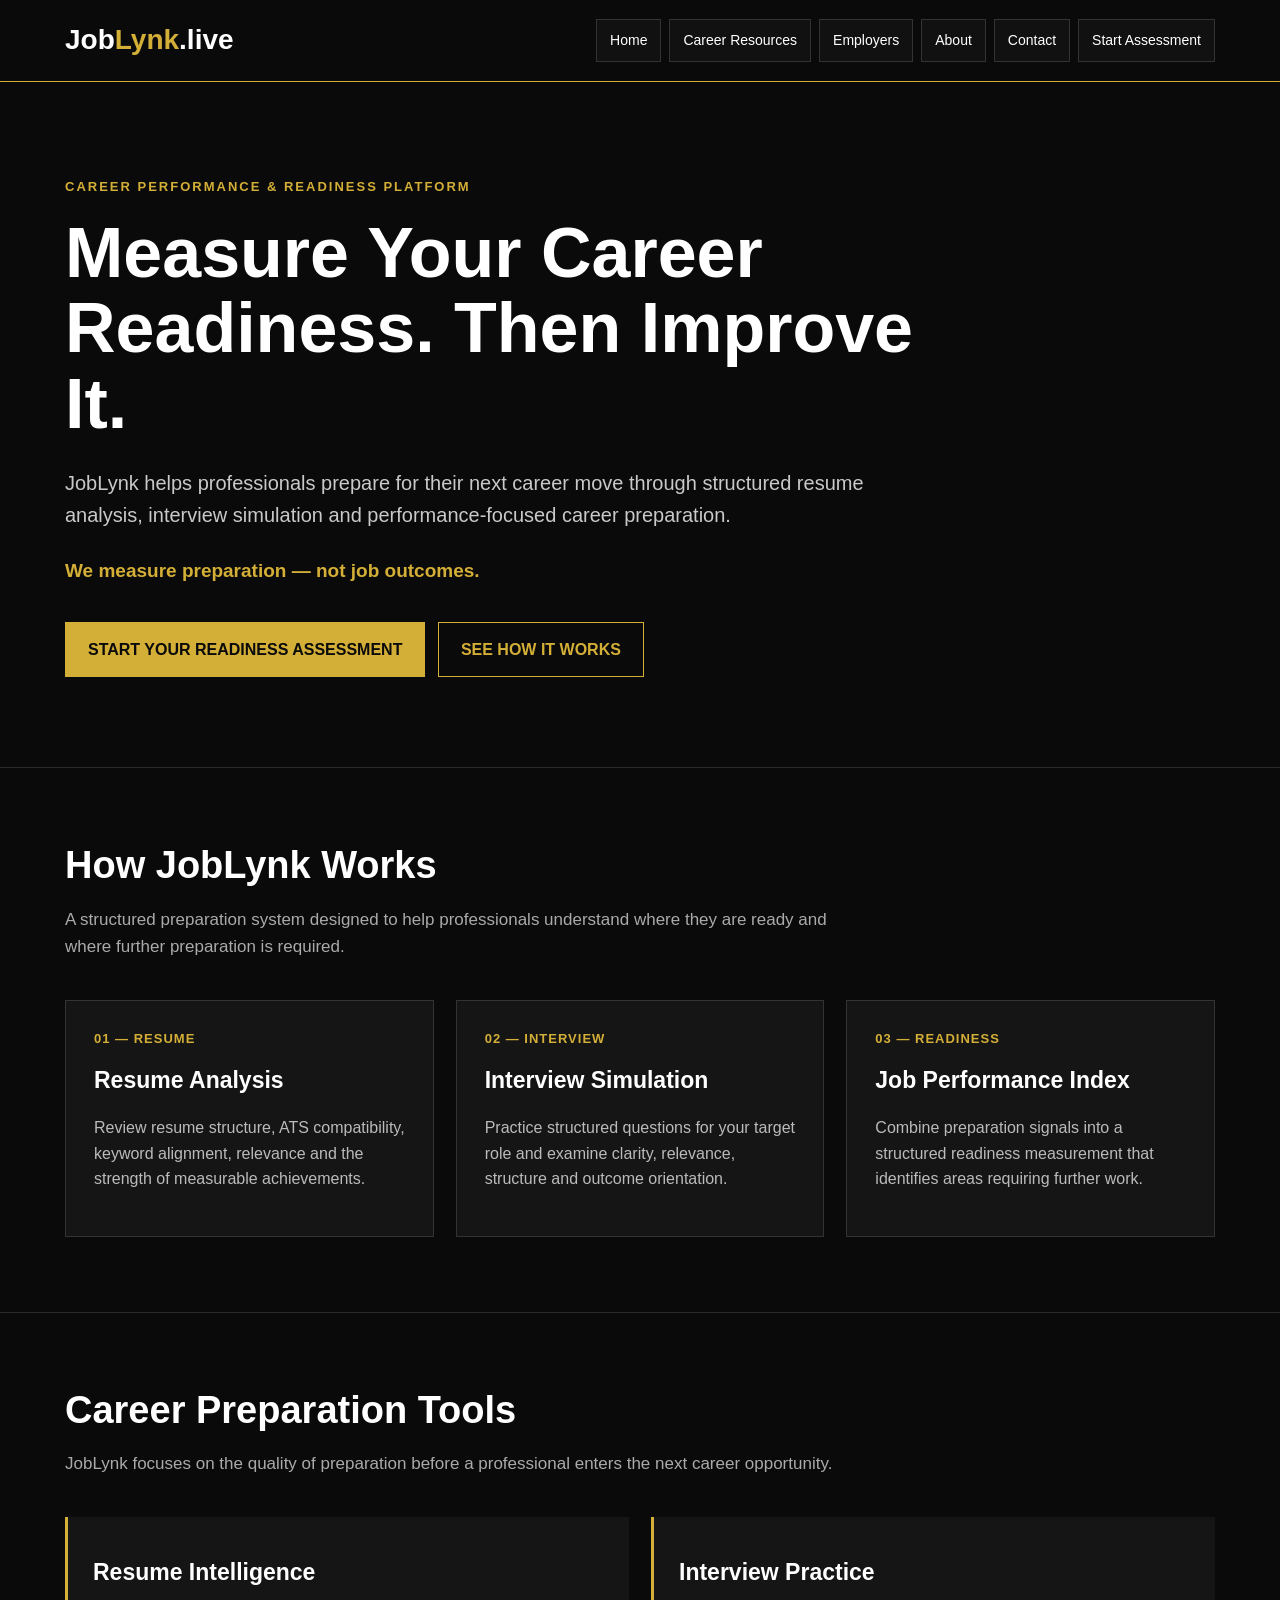
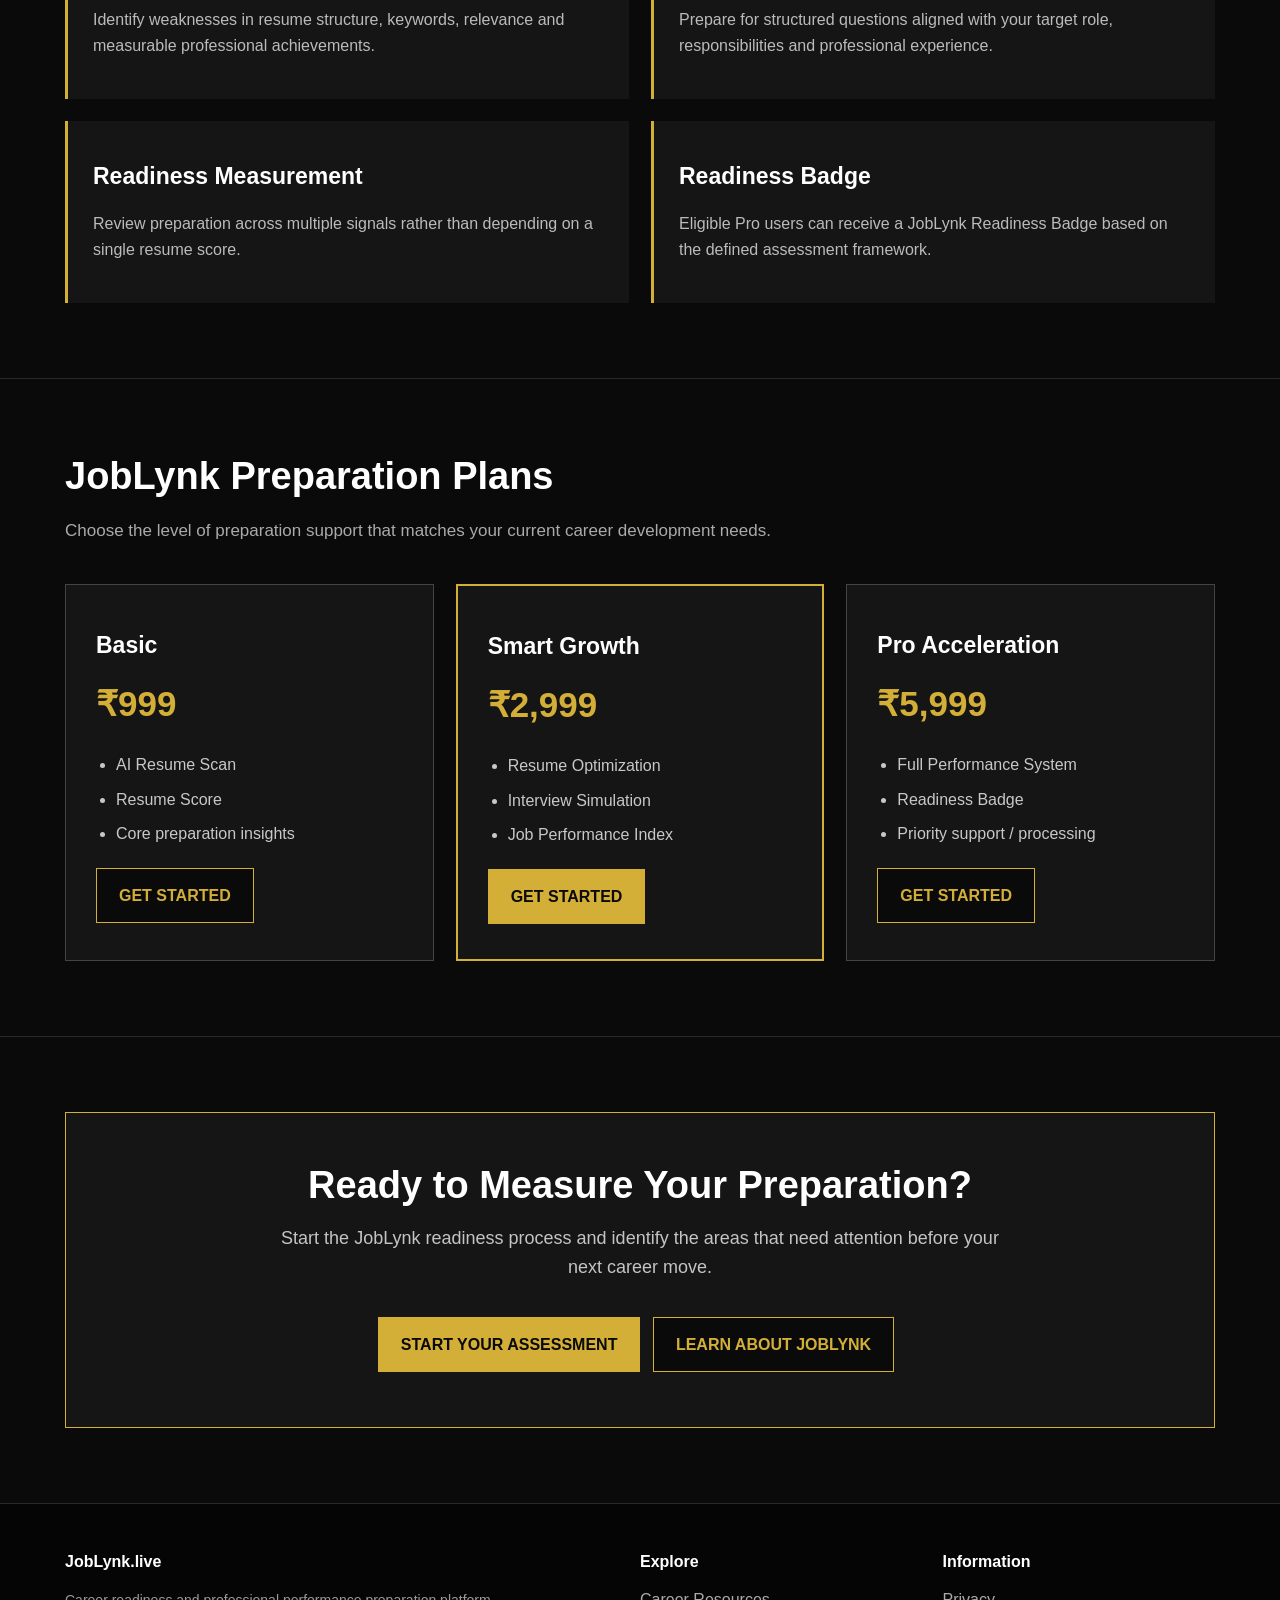
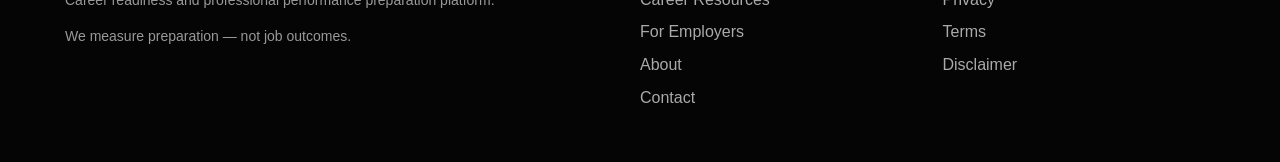
<file: index.html>
<!DOCTYPE html>
<html lang="en">
<head>
<meta charset="UTF-8">
<meta name="viewport" content="width=device-width, initial-scale=1.0">

<title>JobLynk.live | Career Readiness & Professional Performance</title>

<meta name="description" content="JobLynk helps professionals measure and improve career readiness through resume analysis, interview preparation and performance-focused career development.">

<link rel="canonical" href="https://www.joblynk.live/">

<style>
*{
    box-sizing:border-box;
}

html{
    scroll-behavior:smooth;
}

body{
    margin:0;
    background:#0a0a0a;
    color:#f2f2f2;
    font-family:Arial,Helvetica,sans-serif;
    line-height:1.6;
}

a{
    color:#d4af37;
    text-decoration:none;
}

a:hover{
    color:#f0cf62;
}

.container{
    width:92%;
    max-width:1150px;
    margin:0 auto;
}

/* HEADER */

header{
    background:#0a0a0a;
    border-bottom:1px solid #d4af37;
    padding:18px 0;
}

.header-row{
    display:flex;
    justify-content:space-between;
    align-items:center;
    gap:25px;
}

.logo{
    font-size:28px;
    font-weight:700;
    color:#ffffff;
    white-space:nowrap;
}

.logo span{
    color:#d4af37;
}

nav{
    display:flex;
    flex-wrap:wrap;
    justify-content:flex-end;
    gap:8px;
}

nav a{
    display:block;
    padding:9px 13px;
    color:#ffffff;
    border:1px solid #333333;
    background:#111111;
    font-size:14px;
}

nav a:hover{
    color:#d4af37;
    border-color:#d4af37;
}

/* HERO */

.hero{
    padding:95px 0 85px;
    border-bottom:1px solid #292929;
}

.eyebrow{
    color:#d4af37;
    font-size:13px;
    font-weight:700;
    letter-spacing:2px;
    text-transform:uppercase;
}

h1{
    color:#ffffff;
    font-size:clamp(42px,6vw,70px);
    line-height:1.08;
    max-width:900px;
    margin:18px 0 25px;
}

.hero-text{
    max-width:800px;
    color:#c9c9c9;
    font-size:20px;
}

.gold-message{
    margin-top:25px;
    color:#d4af37;
    font-size:19px;
    font-weight:700;
}

.buttons{
    margin-top:30px;
}

.button{
    display:inline-block;
    padding:14px 22px;
    margin:5px 8px 5px 0;
    border:1px solid #d4af37;
    background:#d4af37;
    color:#0a0a0a;
    font-weight:700;
}

.button:hover{
    background:#f0cf62;
    color:#0a0a0a;
    text-decoration:none;
}

.button-outline{
    background:#0a0a0a;
    color:#d4af37;
}

.button-outline:hover{
    background:#191919;
    color:#f0cf62;
}

/* SECTIONS */

section{
    padding:75px 0;
    border-bottom:1px solid #292929;
}

.section-title{
    max-width:780px;
    margin-bottom:40px;
}

h2{
    color:#ffffff;
    font-size:38px;
    line-height:1.2;
    margin:0 0 15px;
}

.section-title p{
    color:#aaa;
    font-size:17px;
}

/* CARDS */

.grid{
    display:grid;
    grid-template-columns:repeat(3,1fr);
    gap:22px;
}

.card{
    background:#151515;
    border:1px solid #333;
    padding:28px;
}

.number{
    color:#d4af37;
    font-size:13px;
    font-weight:700;
    letter-spacing:1px;
}

h3{
    color:#ffffff;
    font-size:23px;
    margin:12px 0;
}

.card p{
    color:#bbb;
}

/* FEATURES */

.features{
    display:grid;
    grid-template-columns:repeat(2,1fr);
    gap:22px;
}

.feature{
    background:#151515;
    border-left:3px solid #d4af37;
    padding:25px;
}

.feature p{
    color:#bbb;
}

/* PRICING */

.pricing{
    display:grid;
    grid-template-columns:repeat(3,1fr);
    gap:22px;
}

.price-card{
    background:#151515;
    border:1px solid #444;
    padding:30px;
}

.price-card.highlight{
    border:2px solid #d4af37;
}

.price{
    color:#d4af37;
    font-size:35px;
    font-weight:700;
    margin:12px 0 20px;
}

.price-card ul{
    padding-left:20px;
    color:#c8c8c8;
}

.price-card li{
    margin:9px 0;
}

/* ASSESSMENT */

.assessment{
    background:#151515;
    border:1px solid #d4af37;
    padding:50px 30px;
    text-align:center;
}

.assessment p{
    max-width:750px;
    margin:0 auto;
    color:#c4c4c4;
    font-size:18px;
}

/* FOOTER */

footer{
    background:#050505;
    padding:45px 0;
}

.footer-grid{
    display:grid;
    grid-template-columns:2fr 1fr 1fr;
    gap:30px;
}

.footer-title{
    color:#ffffff;
    font-weight:700;
    margin-bottom:12px;
}

footer p{
    color:#999;
    font-size:14px;
}

.footer-links a{
    display:block;
    margin:7px 0;
    color:#aaa;
}

.footer-links a:hover{
    color:#d4af37;
}

/* MOBILE */

@media(max-width:800px){

    .header-row{
        display:block;
    }

    nav{
        justify-content:flex-start;
        margin-top:15px;
    }

    .grid,
    .features,
    .pricing,
    .footer-grid{
        grid-template-columns:1fr;
    }

    .hero{
        padding:65px 0;
    }

    h1{
        font-size:44px;
    }

}
</style>
</head>

<body>

<header>

<div class="container">

<div class="header-row">

<a href="index.html" class="logo">Job<span>Lynk</span>.live</a>

<nav aria-label="Main navigation">

<a href="index.html">Home</a>

<a href="blog.html">Career Resources</a>

<a href="for-employers.html">Employers</a>

<a href="about.html">About</a>

<a href="contact.html">Contact</a>

<a href="contact.html">Start Assessment</a>

</nav>

</div>

</div>

</header>


<main>

<!-- HERO -->

<section class="hero">

<div class="container">

<div class="eyebrow">
Career Performance &amp; Readiness Platform
</div>

<h1>
Measure Your Career Readiness. Then Improve It.
</h1>

<p class="hero-text">
JobLynk helps professionals prepare for their next career move through structured resume analysis, interview simulation and performance-focused career preparation.
</p>

<p class="gold-message">
We measure preparation — not job outcomes.
</p>

<div class="buttons">

<a class="button" href="contact.html">
START YOUR READINESS ASSESSMENT
</a>

<a class="button button-outline" href="#how-it-works">
SEE HOW IT WORKS
</a>

</div>

</div>

</section>


<!-- HOW IT WORKS -->

<section id="how-it-works">

<div class="container">

<div class="section-title">

<h2>How JobLynk Works</h2>

<p>
A structured preparation system designed to help professionals understand where they are ready and where further preparation is required.
</p>

</div>


<div class="grid">

<div class="card">

<div class="number">
01 — RESUME
</div>

<h3>
Resume Analysis
</h3>

<p>
Review resume structure, ATS compatibility, keyword alignment, relevance and the strength of measurable achievements.
</p>

</div>


<div class="card">

<div class="number">
02 — INTERVIEW
</div>

<h3>
Interview Simulation
</h3>

<p>
Practice structured questions for your target role and examine clarity, relevance, structure and outcome orientation.
</p>

</div>


<div class="card">

<div class="number">
03 — READINESS
</div>

<h3>
Job Performance Index
</h3>

<p>
Combine preparation signals into a structured readiness measurement that identifies areas requiring further work.
</p>

</div>

</div>

</div>

</section>


<!-- FEATURES -->

<section id="features">

<div class="container">

<div class="section-title">

<h2>
Career Preparation Tools
</h2>

<p>
JobLynk focuses on the quality of preparation before a professional enters the next career opportunity.
</p>

</div>


<div class="features">

<div class="feature">

<h3>
Resume Intelligence
</h3>

<p>
Identify weaknesses in resume structure, keywords, relevance and measurable professional achievements.
</p>

</div>


<div class="feature">

<h3>
Interview Practice
</h3>

<p>
Prepare for structured questions aligned with your target role, responsibilities and professional experience.
</p>

</div>


<div class="feature">

<h3>
Readiness Measurement
</h3>

<p>
Review preparation across multiple signals rather than depending on a single resume score.
</p>

</div>


<div class="feature">

<h3>
Readiness Badge
</h3>

<p>
Eligible Pro users can receive a JobLynk Readiness Badge based on the defined assessment framework.
</p>

</div>

</div>

</div>

</section>


<!-- PRICING -->

<section id="pricing">

<div class="container">

<div class="section-title">

<h2>
JobLynk Preparation Plans
</h2>

<p>
Choose the level of preparation support that matches your current career development needs.
</p>

</div>


<div class="pricing">


<div class="price-card">

<h3>
Basic
</h3>

<div class="price">
₹999
</div>

<ul>

<li>AI Resume Scan</li>

<li>Resume Score</li>

<li>Core preparation insights</li>

</ul>

<a class="button button-outline" href="contact.html">
GET STARTED
</a>

</div>


<div class="price-card highlight">

<h3>
Smart Growth
</h3>

<div class="price">
₹2,999
</div>

<ul>

<li>Resume Optimization</li>

<li>Interview Simulation</li>

<li>Job Performance Index</li>

</ul>

<a class="button" href="contact.html">
GET STARTED
</a>

</div>


<div class="price-card">

<h3>
Pro Acceleration
</h3>

<div class="price">
₹5,999
</div>

<ul>

<li>Full Performance System</li>

<li>Readiness Badge</li>

<li>Priority support / processing</li>

</ul>

<a class="button button-outline" href="contact.html">
GET STARTED
</a>

</div>


</div>

</div>

</section>


<!-- FINAL CTA -->

<section>

<div class="container">

<div class="assessment">

<h2>
Ready to Measure Your Preparation?
</h2>

<p>
Start the JobLynk readiness process and identify the areas that need attention before your next career move.
</p>

<div class="buttons">

<a class="button" href="contact.html">
START YOUR ASSESSMENT
</a>

<a class="button button-outline" href="about.html">
LEARN ABOUT JOBLYNK
</a>

</div>

</div>

</div>

</section>

</main>


<!-- FOOTER -->

<footer>

<div class="container">

<div class="footer-grid">


<div>

<div class="footer-title">
JobLynk.live
</div>

<p>
Career readiness and professional performance preparation platform.
</p>

<p>
We measure preparation — not job outcomes.
</p>

</div>


<div class="footer-links">

<div class="footer-title">
Explore
</div>

<a href="blog.html">Career Resources</a>

<a href="for-employers.html">For Employers</a>

<a href="about.html">About</a>

<a href="contact.html">Contact</a>

</div>


<div class="footer-links">

<div class="footer-title">
Information
</div>

<a href="privacy-policy.html">Privacy</a>

<a href="terms.html">Terms</a>

<a href="disclaimer.html">Disclaimer</a>

</div>


</div>

</div>

</footer>

</body>
</html>
</file>
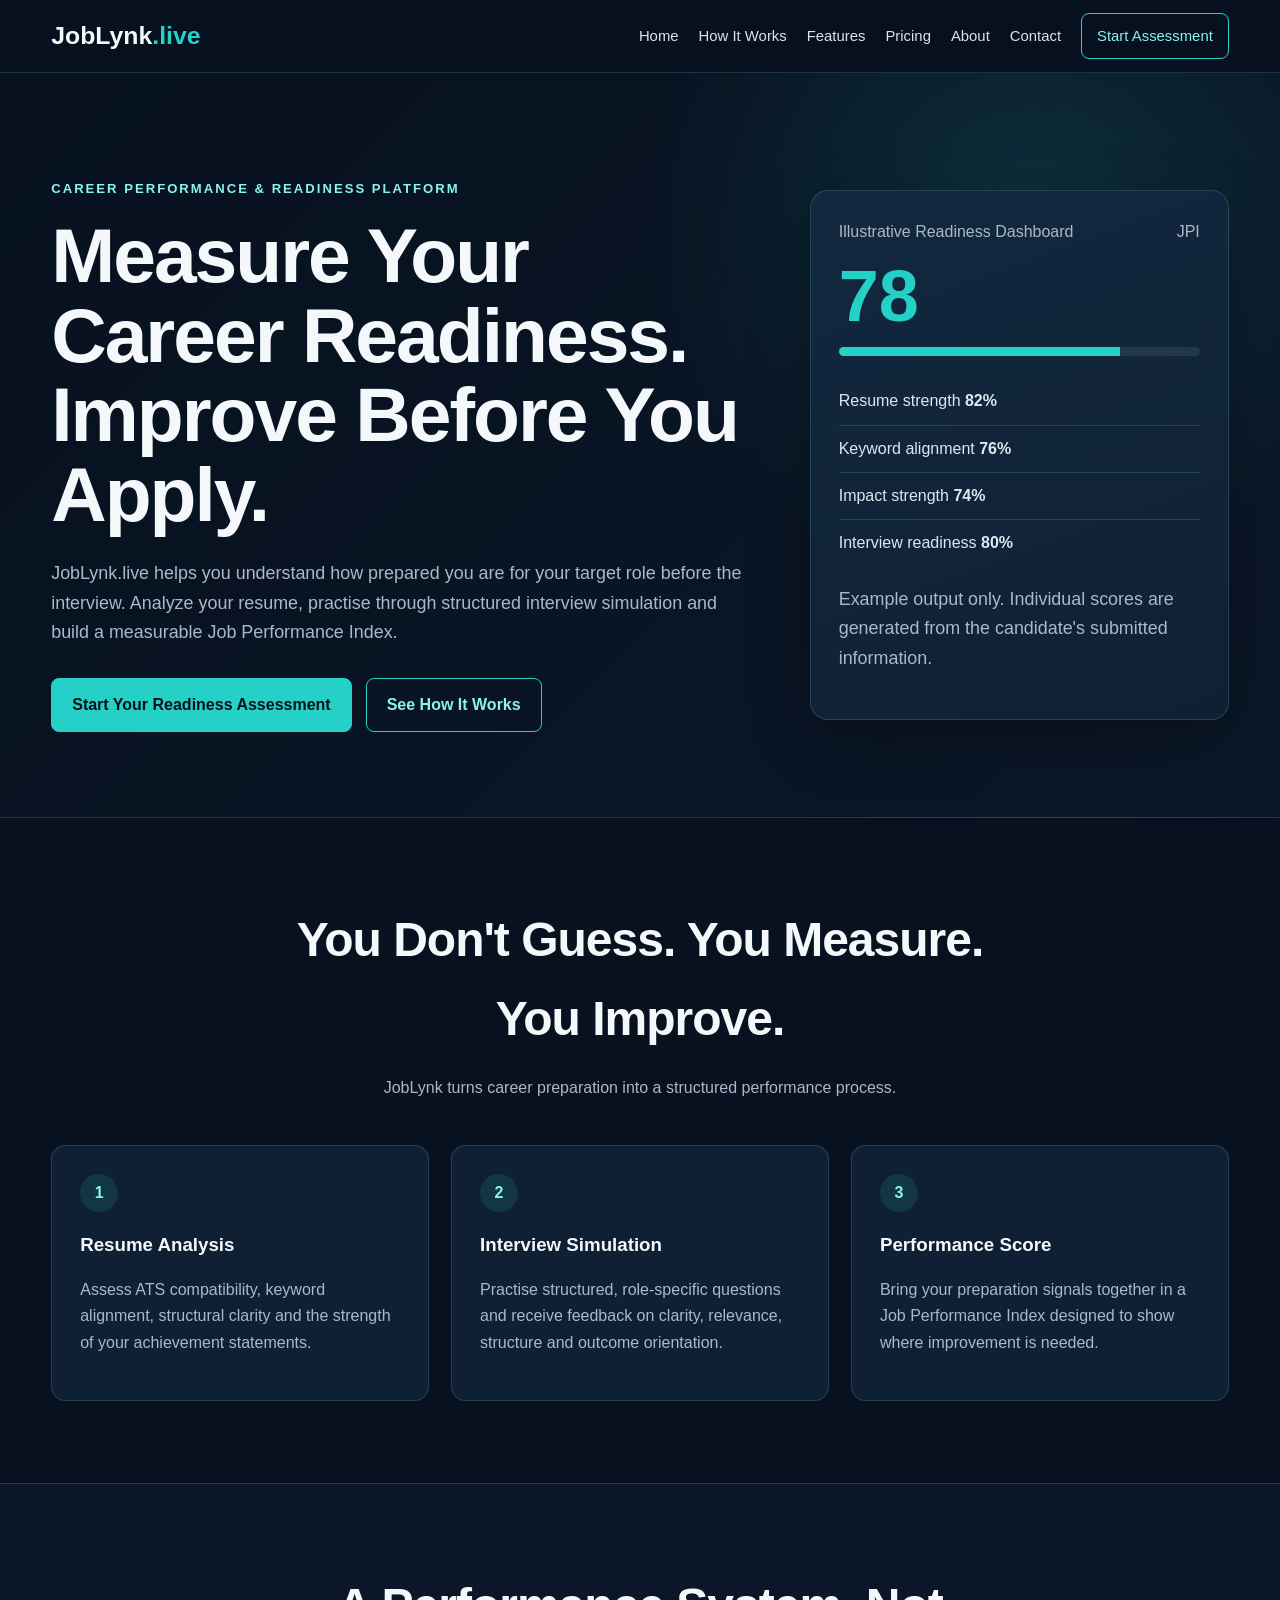
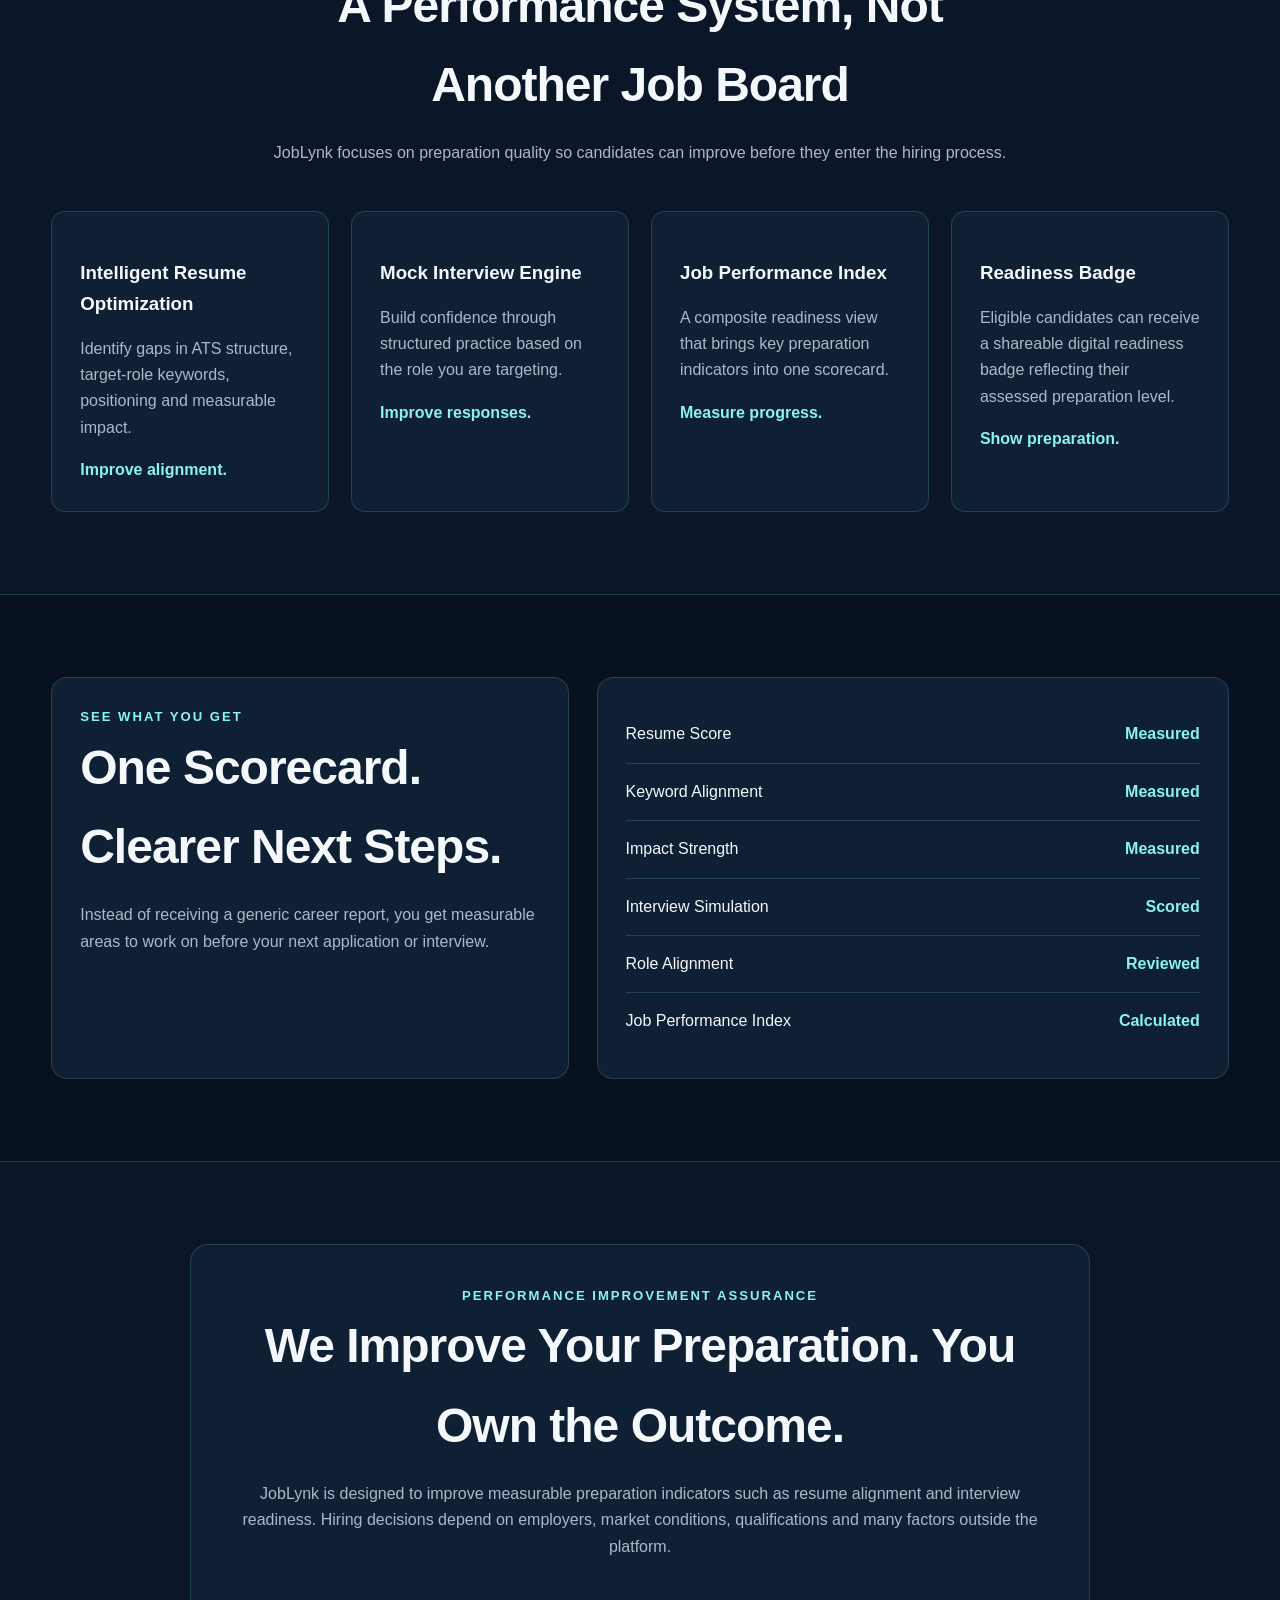
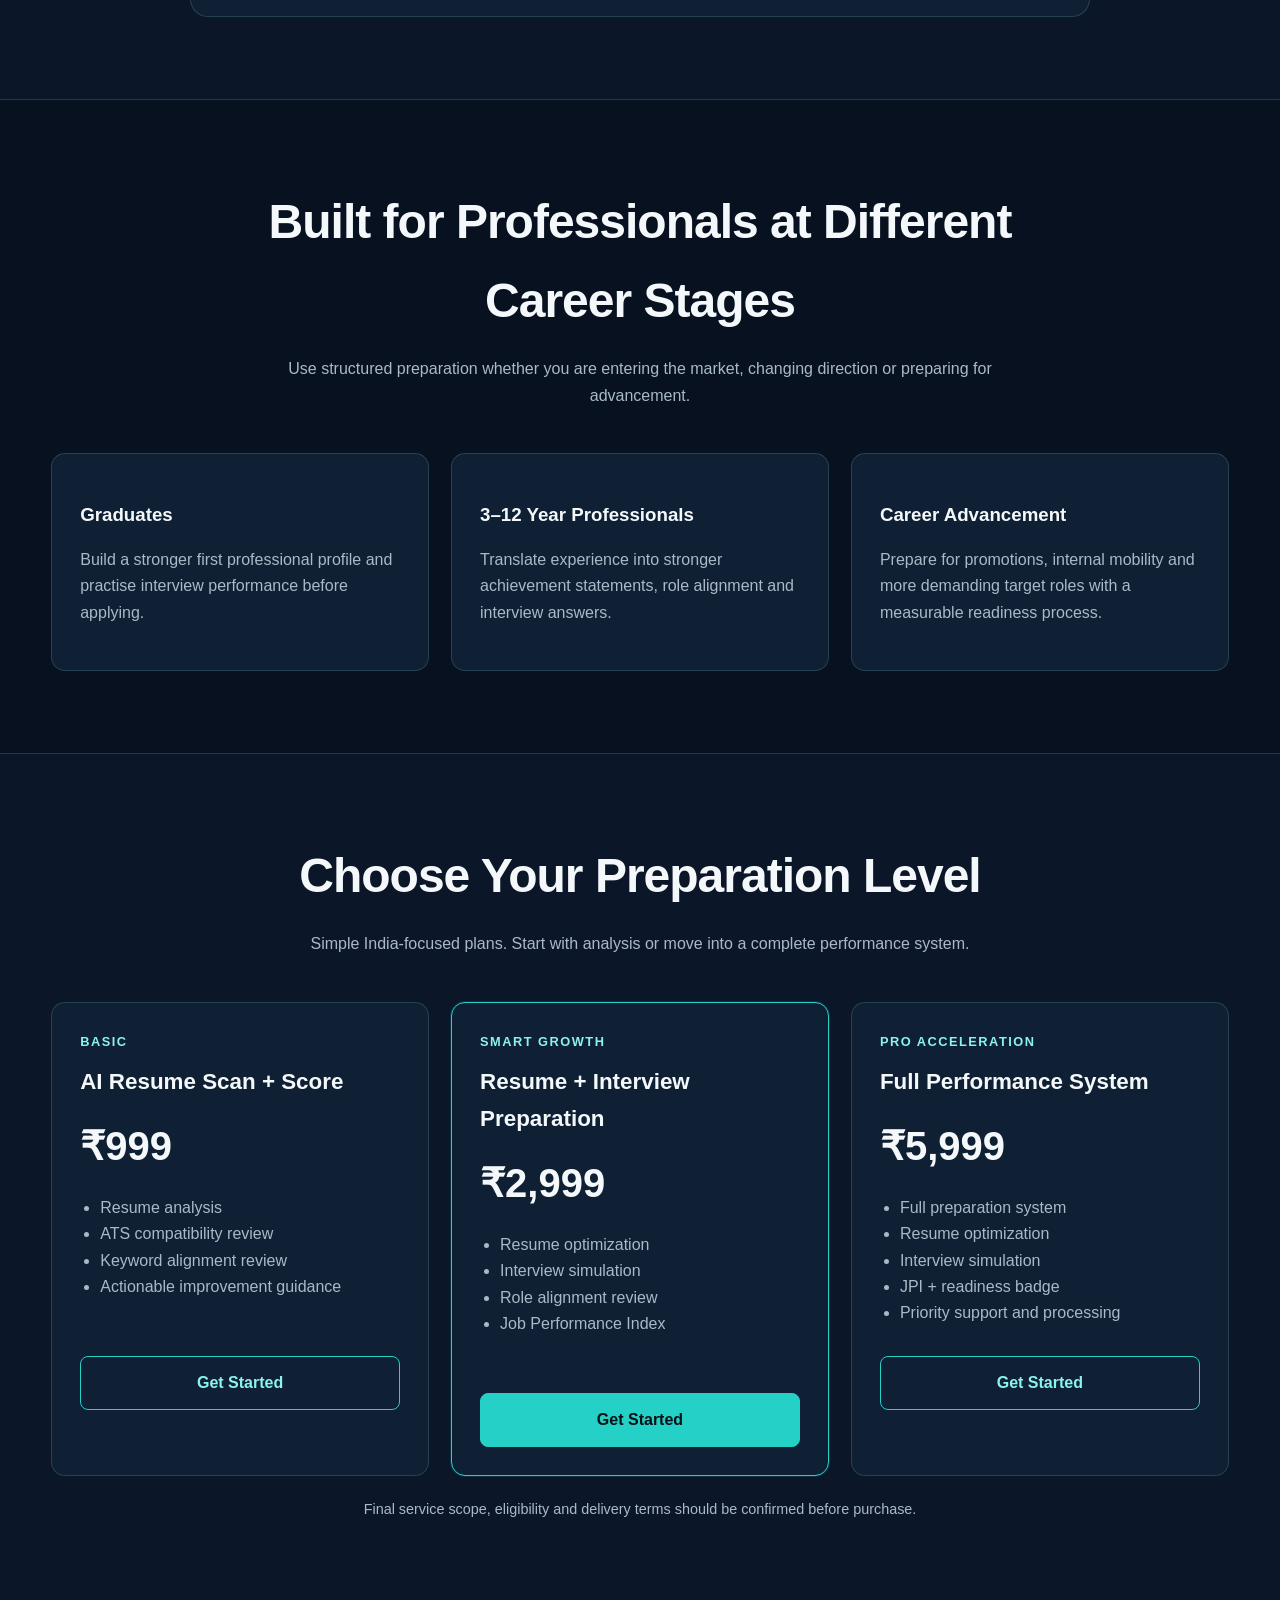
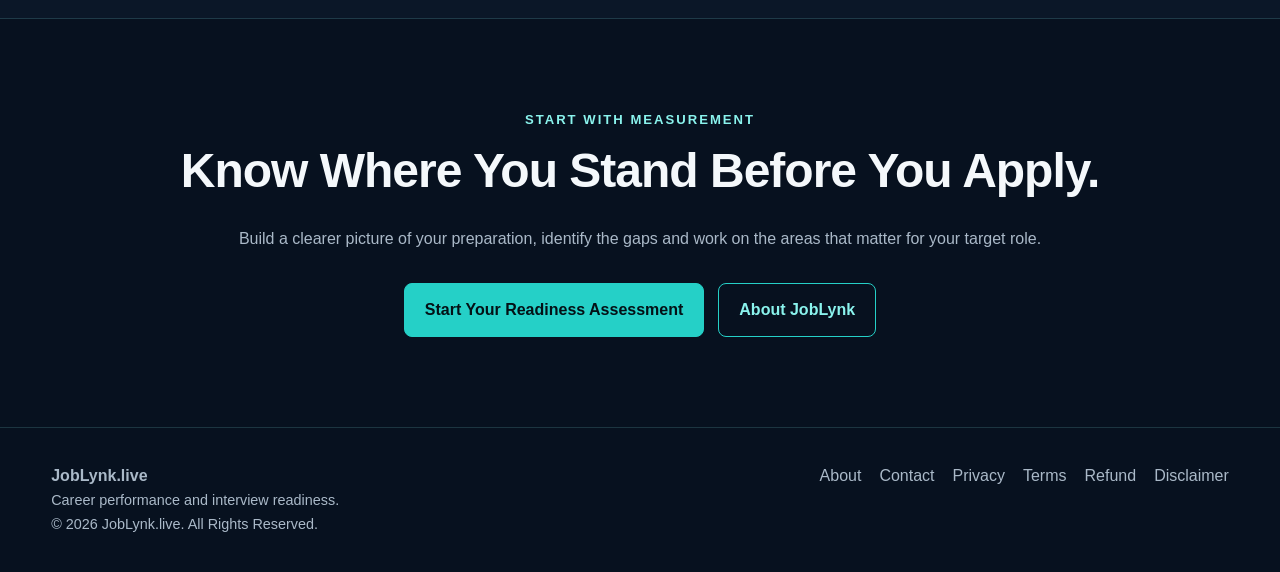
<file: about.html>
<!DOCTYPE html>
<html lang="en">
<head>
<meta charset="UTF-8">
<meta name="viewport" content="width=device-width, initial-scale=1.0">
<title>JobLynk.live | Measure & Improve Your Career Readiness</title>
<meta name="description" content="JobLynk.live helps professionals measure and improve career readiness through resume analysis, interview simulation, role alignment and the Job Performance Index.">
<meta name="keywords" content="career readiness, resume analysis, ATS resume, mock interview, interview readiness, Job Performance Index, hospitality careers">
<meta name="author" content="Nigel Thomas">
<meta name="robots" content="index,follow">
<link rel="canonical" href="https://www.joblynk.live/about.html">
<meta name="google-adsense-account" content="ca-pub-4282121192943910">

<script async src="https://www.googletagmanager.com/gtag/js?id=G-P839TWLQSJ"></script>
<script>
window.dataLayer = window.dataLayer || [];
function gtag(){dataLayer.push(arguments);}
gtag('js', new Date());
gtag('config','G-P839TWLQSJ');
</script>

<script async src="https://pagead2.googlesyndication.com/pagead/js?client=ca-pub-4282121192943910" crossorigin="anonymous"></script>

<style>
:root{
--bg:#07111f;
--bg2:#0b1728;
--panel:#0f2034;
--panel2:#12283f;
--text:#f4f8fb;
--muted:#aab9c8;
--teal:#25d0c7;
--teal2:#8af3ed;
--line:rgba(138,243,237,.16);
--max:1180px
}
*{box-sizing:border-box}
html{scroll-behavior:smooth}
body{margin:0;font-family:Arial,Helvetica,sans-serif;background:var(--bg);color:var(--text);line-height:1.65}
a{color:inherit}
.container{width:min(92%,var(--max));margin:auto}

.nav{position:sticky;top:0;z-index:20;background:rgba(7,17,31,.96);border-bottom:1px solid var(--line)}
.nav-inner{min-height:72px;display:flex;align-items:center;justify-content:space-between;gap:20px}
.logo{text-decoration:none;font-size:1.55rem;font-weight:800}
.logo span{color:var(--teal)}
.nav-links{display:flex;gap:20px;align-items:center;flex-wrap:wrap}
.nav-links a{text-decoration:none;color:#d9e4ed;font-size:.93rem}
.nav-links a:hover{color:var(--teal2)}
.nav-cta{padding:10px 15px;border:1px solid var(--teal);border-radius:8px;color:var(--teal2)!important}

.hero{padding:105px 0 85px;background:radial-gradient(circle at 80% 20%,rgba(37,208,199,.14),transparent 32%),linear-gradient(135deg,var(--bg),var(--bg2));border-bottom:1px solid var(--line)}
.hero-grid{display:grid;grid-template-columns:1.25fr .75fr;gap:60px;align-items:center}
.eyebrow{color:var(--teal2);font-weight:700;text-transform:uppercase;letter-spacing:2px;font-size:.82rem}
h1{font-size:clamp(2.5rem,6vw,4.8rem);line-height:1.04;margin:16px 0 24px;letter-spacing:-2px}
.hero p{color:var(--muted);font-size:1.12rem;max-width:720px}

.buttons{display:flex;gap:14px;flex-wrap:wrap;margin-top:30px}
.btn{display:inline-block;text-decoration:none;font-weight:800;padding:13px 20px;border-radius:8px;border:1px solid var(--teal)}
.btn-primary{background:var(--teal);color:#041116}
.btn-secondary{color:var(--teal2)}

.score-card{background:linear-gradient(160deg,var(--panel2),var(--panel));border:1px solid var(--line);border-radius:18px;padding:28px;box-shadow:0 20px 60px rgba(0,0,0,.28)}
.score-top{display:flex;justify-content:space-between;color:var(--muted)}
.score{font-size:4.5rem;font-weight:900;line-height:1;margin:15px 0;color:var(--teal)}
.meter{height:9px;background:#20374d;border-radius:20px;overflow:hidden}
.meter span{display:block;height:100%;width:78%;background:var(--teal)}
.score-list{list-style:none;padding:0;margin:22px 0 0}
.score-list li{padding:10px 0;border-bottom:1px solid var(--line);color:#dce8ef}
.score-list li:last-child{border-bottom:0}

section{padding:82px 0}
.section-head{text-align:center;max-width:760px;margin:0 auto 44px}
h2{font-size:clamp(2rem,4vw,3rem);margin:0 0 12px;letter-spacing:-1px}
.section-head p,.intro{color:var(--muted)}

.steps,.features,.audience,.pricing{display:grid;gap:22px}
.steps{grid-template-columns:repeat(3,1fr)}
.step,.feature,.audience-card,.price{background:var(--panel);border:1px solid var(--line);border-radius:14px;padding:28px}
.number{display:inline-flex;width:38px;height:38px;align-items:center;justify-content:center;border-radius:50%;background:rgba(37,208,199,.12);color:var(--teal2);font-weight:900}
.step h3,.feature h3,.audience-card h3{margin:18px 0 8px}
.step p,.feature p,.audience-card p,.price li{color:var(--muted)}

.features{grid-template-columns:repeat(4,1fr)}
.feature{min-height:230px}
.feature strong{color:var(--teal2)}

.dark-section{background:var(--bg2);border-top:1px solid var(--line);border-bottom:1px solid var(--line)}

.output{display:grid;grid-template-columns:.9fr 1.1fr;gap:28px}
.output-panel{background:var(--panel);border:1px solid var(--line);border-radius:16px;padding:28px}
.metric{display:flex;justify-content:space-between;padding:15px 0;border-bottom:1px solid var(--line)}
.metric:last-child{border-bottom:0}
.metric b{color:var(--teal2)}

.assurance{max-width:900px;margin:auto;text-align:center;background:var(--panel);border:1px solid var(--line);border-radius:18px;padding:40px}
.assurance p{color:var(--muted)}

.audience{grid-template-columns:repeat(3,1fr)}

.pricing{grid-template-columns:repeat(3,1fr);align-items:stretch}
.price{position:relative}
.price.featured{border-color:var(--teal);box-shadow:0 0 0 1px rgba(37,208,199,.15)}
.price-tag{color:var(--teal2);font-size:.8rem;font-weight:800;text-transform:uppercase;letter-spacing:1.5px}
.price h3{font-size:1.4rem;margin:12px 0}
.price .amount{font-size:2.5rem;font-weight:900}
.price ul{padding-left:20px;min-height:145px}
.price .btn{width:100%;text-align:center}
.note{text-align:center;color:var(--muted);font-size:.9rem;margin-top:22px}

.final-cta{text-align:center;padding:90px 0}
footer{border-top:1px solid var(--line);padding:35px 0;color:var(--muted)}
.footer-inner{display:flex;justify-content:space-between;gap:20px;flex-wrap:wrap}
.footer-links{display:flex;gap:18px;flex-wrap:wrap}
.footer-links a{text-decoration:none}
.small{font-size:.9rem}

@media(max-width:900px){
.hero-grid,.output{grid-template-columns:1fr}
.features{grid-template-columns:repeat(2,1fr)}
.steps,.audience,.pricing{grid-template-columns:1fr}
.nav-inner{align-items:flex-start;padding:15px 0}
.nav-links{justify-content:flex-end}
}
@media(max-width:600px){
.hero{padding:70px 0}
section{padding:60px 0}
.features{grid-template-columns:1fr}
.nav-links{gap:12px}
.nav-links a{font-size:.86rem}
}
</style>
</head>

<body>

<nav class="nav">
<div class="container nav-inner">
<a class="logo" href="index.html">JobLynk<span>.live</span></a>
<div class="nav-links">
<a href="index.html">Home</a>
<a href="#how-it-works">How It Works</a>
<a href="#features">Features</a>
<a href="#pricing">Pricing</a>
<a href="about.html">About</a>
<a href="contact.html">Contact</a>
<a class="nav-cta" href="#assessment">Start Assessment</a>
</div>
</div>
</nav>

<header class="hero">
<div class="container hero-grid">

<div>
<div class="eyebrow">Career Performance & Readiness Platform</div>

<h1>Measure Your Career Readiness. Improve Before You Apply.</h1>

<p>
JobLynk.live helps you understand how prepared you are for your target role
before the interview. Analyze your resume, practise through structured
interview simulation and build a measurable Job Performance Index.
</p>

<div class="buttons">
<a class="btn btn-primary" href="#assessment">Start Your Readiness Assessment</a>
<a class="btn btn-secondary" href="#how-it-works">See How It Works</a>
</div>
</div>

<aside class="score-card">
<div class="score-top">
<span>Illustrative Readiness Dashboard</span>
<span>JPI</span>
</div>

<div class="score">78</div>

<div class="meter"><span></span></div>

<ul class="score-list">
<li>Resume strength <strong>82%</strong></li>
<li>Keyword alignment <strong>76%</strong></li>
<li>Impact strength <strong>74%</strong></li>
<li>Interview readiness <strong>80%</strong></li>
</ul>

<p class="small">Example output only. Individual scores are generated from the candidate's submitted information.</p>
</aside>

</div>
</header>

<main>

<section id="how-it-works">
<div class="container">

<div class="section-head">
<h2>You Don't Guess. You Measure. You Improve.</h2>
<p>JobLynk turns career preparation into a structured performance process.</p>
</div>

<div class="steps">

<article class="step">
<span class="number">1</span>
<h3>Resume Analysis</h3>
<p>Assess ATS compatibility, keyword alignment, structural clarity and the strength of your achievement statements.</p>
</article>

<article class="step">
<span class="number">2</span>
<h3>Interview Simulation</h3>
<p>Practise structured, role-specific questions and receive feedback on clarity, relevance, structure and outcome orientation.</p>
</article>

<article class="step">
<span class="number">3</span>
<h3>Performance Score</h3>
<p>Bring your preparation signals together in a Job Performance Index designed to show where improvement is needed.</p>
</article>

</div>
</div>
</section>

<section id="features" class="dark-section">
<div class="container">

<div class="section-head">
<h2>A Performance System, Not Another Job Board</h2>
<p>JobLynk focuses on preparation quality so candidates can improve before they enter the hiring process.</p>
</div>

<div class="features">

<article class="feature">
<h3>Intelligent Resume Optimization</h3>
<p>Identify gaps in ATS structure, target-role keywords, positioning and measurable impact.</p>
<strong>Improve alignment.</strong>
</article>

<article class="feature">
<h3>Mock Interview Engine</h3>
<p>Build confidence through structured practice based on the role you are targeting.</p>
<strong>Improve responses.</strong>
</article>

<article class="feature">
<h3>Job Performance Index</h3>
<p>A composite readiness view that brings key preparation indicators into one scorecard.</p>
<strong>Measure progress.</strong>
</article>

<article class="feature">
<h3>Readiness Badge</h3>
<p>Eligible candidates can receive a shareable digital readiness badge reflecting their assessed preparation level.</p>
<strong>Show preparation.</strong>
</article>

</div>
</div>
</section>

<section>
<div class="container output">

<div class="output-panel">
<div class="eyebrow">See What You Get</div>
<h2>One Scorecard. Clearer Next Steps.</h2>
<p class="intro">
Instead of receiving a generic career report, you get measurable areas
to work on before your next application or interview.
</p>
</div>

<div class="output-panel">

<div class="metric"><span>Resume Score</span><b>Measured</b></div>
<div class="metric"><span>Keyword Alignment</span><b>Measured</b></div>
<div class="metric"><span>Impact Strength</span><b>Measured</b></div>
<div class="metric"><span>Interview Simulation</span><b>Scored</b></div>
<div class="metric"><span>Role Alignment</span><b>Reviewed</b></div>
<div class="metric"><span>Job Performance Index</span><b>Calculated</b></div>

</div>
</div>
</section>

<section class="dark-section">
<div class="container">

<div class="assurance">
<div class="eyebrow">Performance Improvement Assurance</div>
<h2>We Improve Your Preparation. You Own the Outcome.</h2>
<p>
JobLynk is designed to improve measurable preparation indicators such as
resume alignment and interview readiness. Hiring decisions depend on
employers, market conditions, qualifications and many factors outside
the platform.
</p>
</div>

</div>
</section>

<section>
<div class="container">

<div class="section-head">
<h2>Built for Professionals at Different Career Stages</h2>
<p>Use structured preparation whether you are entering the market, changing direction or preparing for advancement.</p>
</div>

<div class="audience">

<article class="audience-card">
<h3>Graduates</h3>
<p>Build a stronger first professional profile and practise interview performance before applying.</p>
</article>

<article class="audience-card">
<h3>3–12 Year Professionals</h3>
<p>Translate experience into stronger achievement statements, role alignment and interview answers.</p>
</article>

<article class="audience-card">
<h3>Career Advancement</h3>
<p>Prepare for promotions, internal mobility and more demanding target roles with a measurable readiness process.</p>
</article>

</div>
</div>
</section>

<section id="pricing" class="dark-section">
<div class="container">

<div class="section-head">
<h2>Choose Your Preparation Level</h2>
<p>Simple India-focused plans. Start with analysis or move into a complete performance system.</p>
</div>

<div class="pricing">

<article class="price">
<div class="price-tag">Basic</div>
<h3>AI Resume Scan + Score</h3>
<div class="amount">₹999</div>
<ul>
<li>Resume analysis</li>
<li>ATS compatibility review</li>
<li>Keyword alignment review</li>
<li>Actionable improvement guidance</li>
</ul>
<a class="btn btn-secondary" href="contact.html">Get Started</a>
</article>

<article class="price featured">
<div class="price-tag">Smart Growth</div>
<h3>Resume + Interview Preparation</h3>
<div class="amount">₹2,999</div>
<ul>
<li>Resume optimization</li>
<li>Interview simulation</li>
<li>Role alignment review</li>
<li>Job Performance Index</li>
</ul>
<a class="btn btn-primary" href="contact.html">Get Started</a>
</article>

<article class="price">
<div class="price-tag">Pro Acceleration</div>
<h3>Full Performance System</h3>
<div class="amount">₹5,999</div>
<ul>
<li>Full preparation system</li>
<li>Resume optimization</li>
<li>Interview simulation</li>
<li>JPI + readiness badge</li>
<li>Priority support and processing</li>
</ul>
<a class="btn btn-secondary" href="contact.html">Get Started</a>
</article>

</div>

<p class="note">
Final service scope, eligibility and delivery terms should be confirmed before purchase.
</p>

</div>
</section>

<section id="assessment" class="final-cta">
<div class="container">

<div class="eyebrow">Start With Measurement</div>

<h2>Know Where You Stand Before You Apply.</h2>

<p class="intro">
Build a clearer picture of your preparation, identify the gaps and work
on the areas that matter for your target role.
</p>

<div class="buttons" style="justify-content:center">
<a class="btn btn-primary" href="contact.html">Start Your Readiness Assessment</a>
<a class="btn btn-secondary" href="about.html">About JobLynk</a>
</div>

</div>
</section>

</main>

<footer>
<div class="container footer-inner">

<div>
<strong>JobLynk.live</strong>
<div class="small">Career performance and interview readiness.</div>
<div class="small">© 2026 JobLynk.live. All Rights Reserved.</div>
</div>

<div class="footer-links">
<a href="about.html">About</a>
<a href="contact.html">Contact</a>
<a href="privacy.html">Privacy</a>
<a href="terms.html">Terms</a>
<a href="refund.html">Refund</a>
<a href="disclaimer.html">Disclaimer</a>
</div>

</div>
</footer>

</body>
</html>
</file>
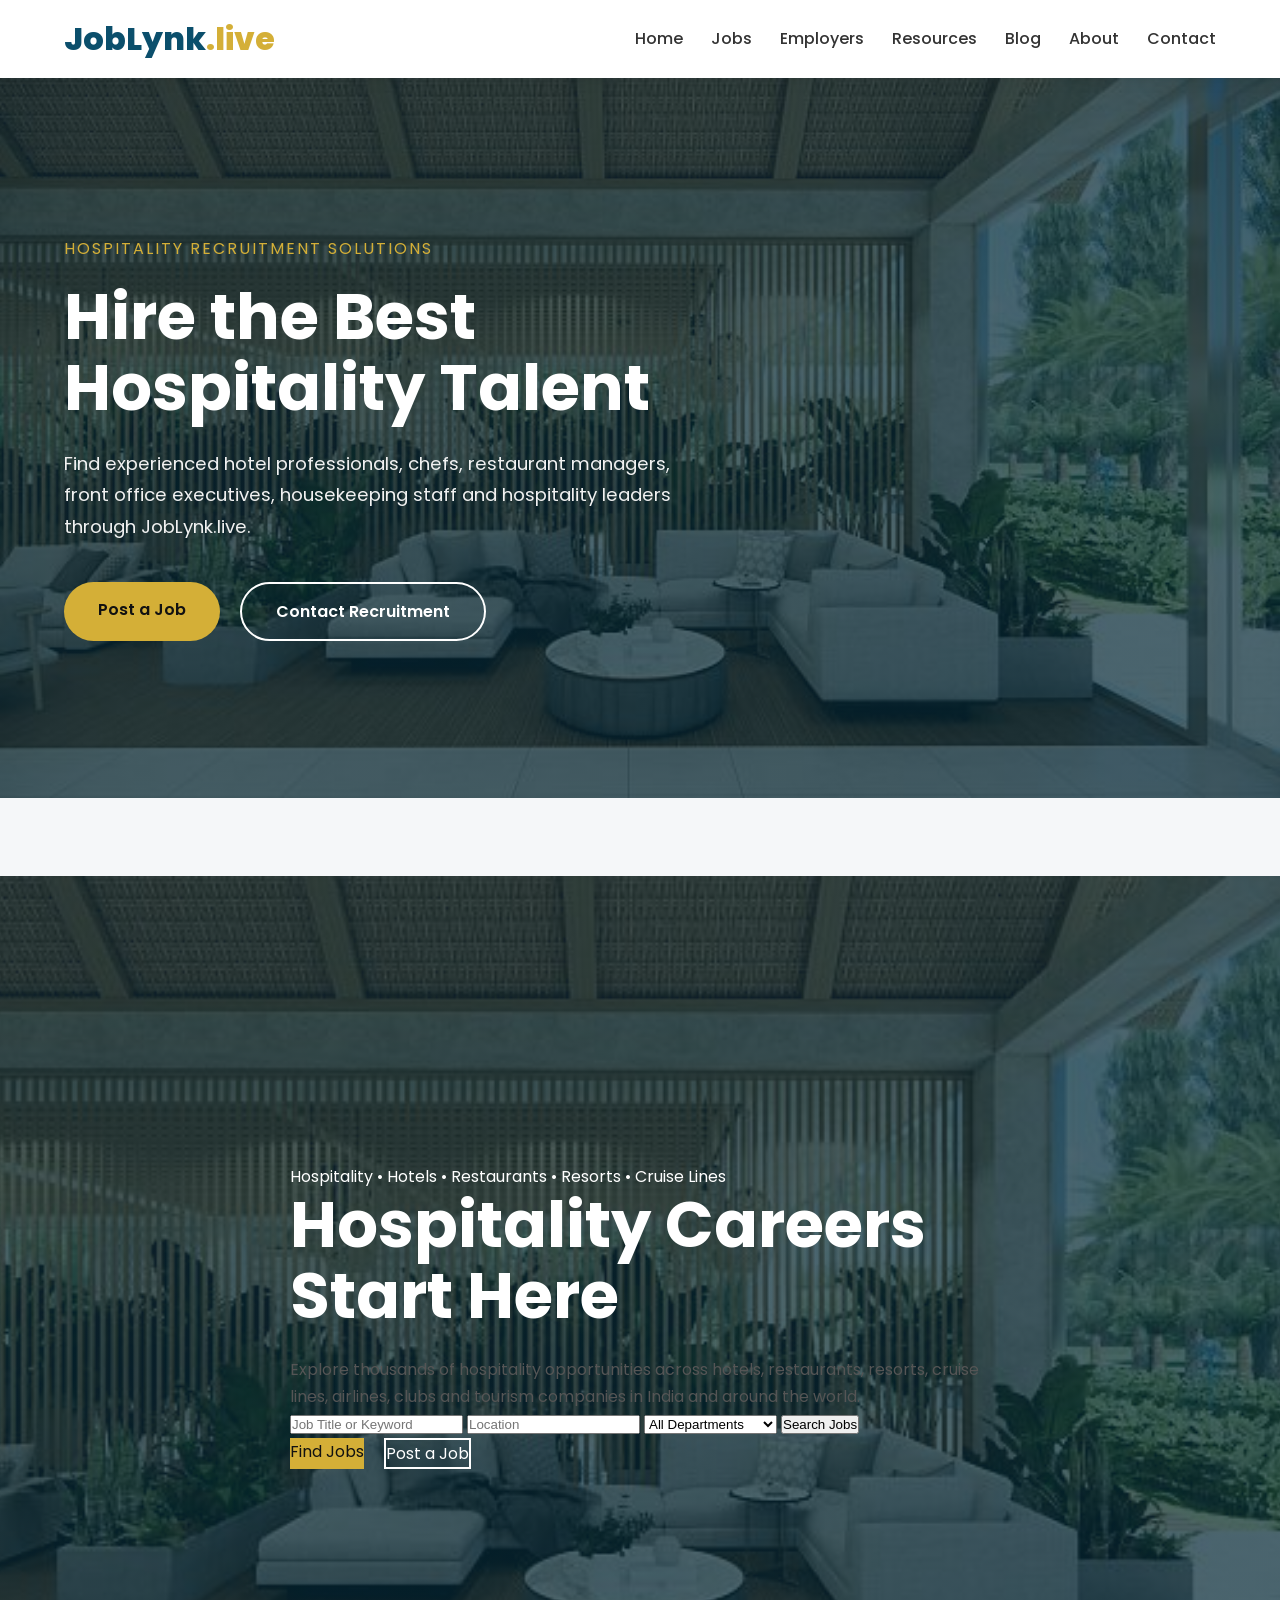
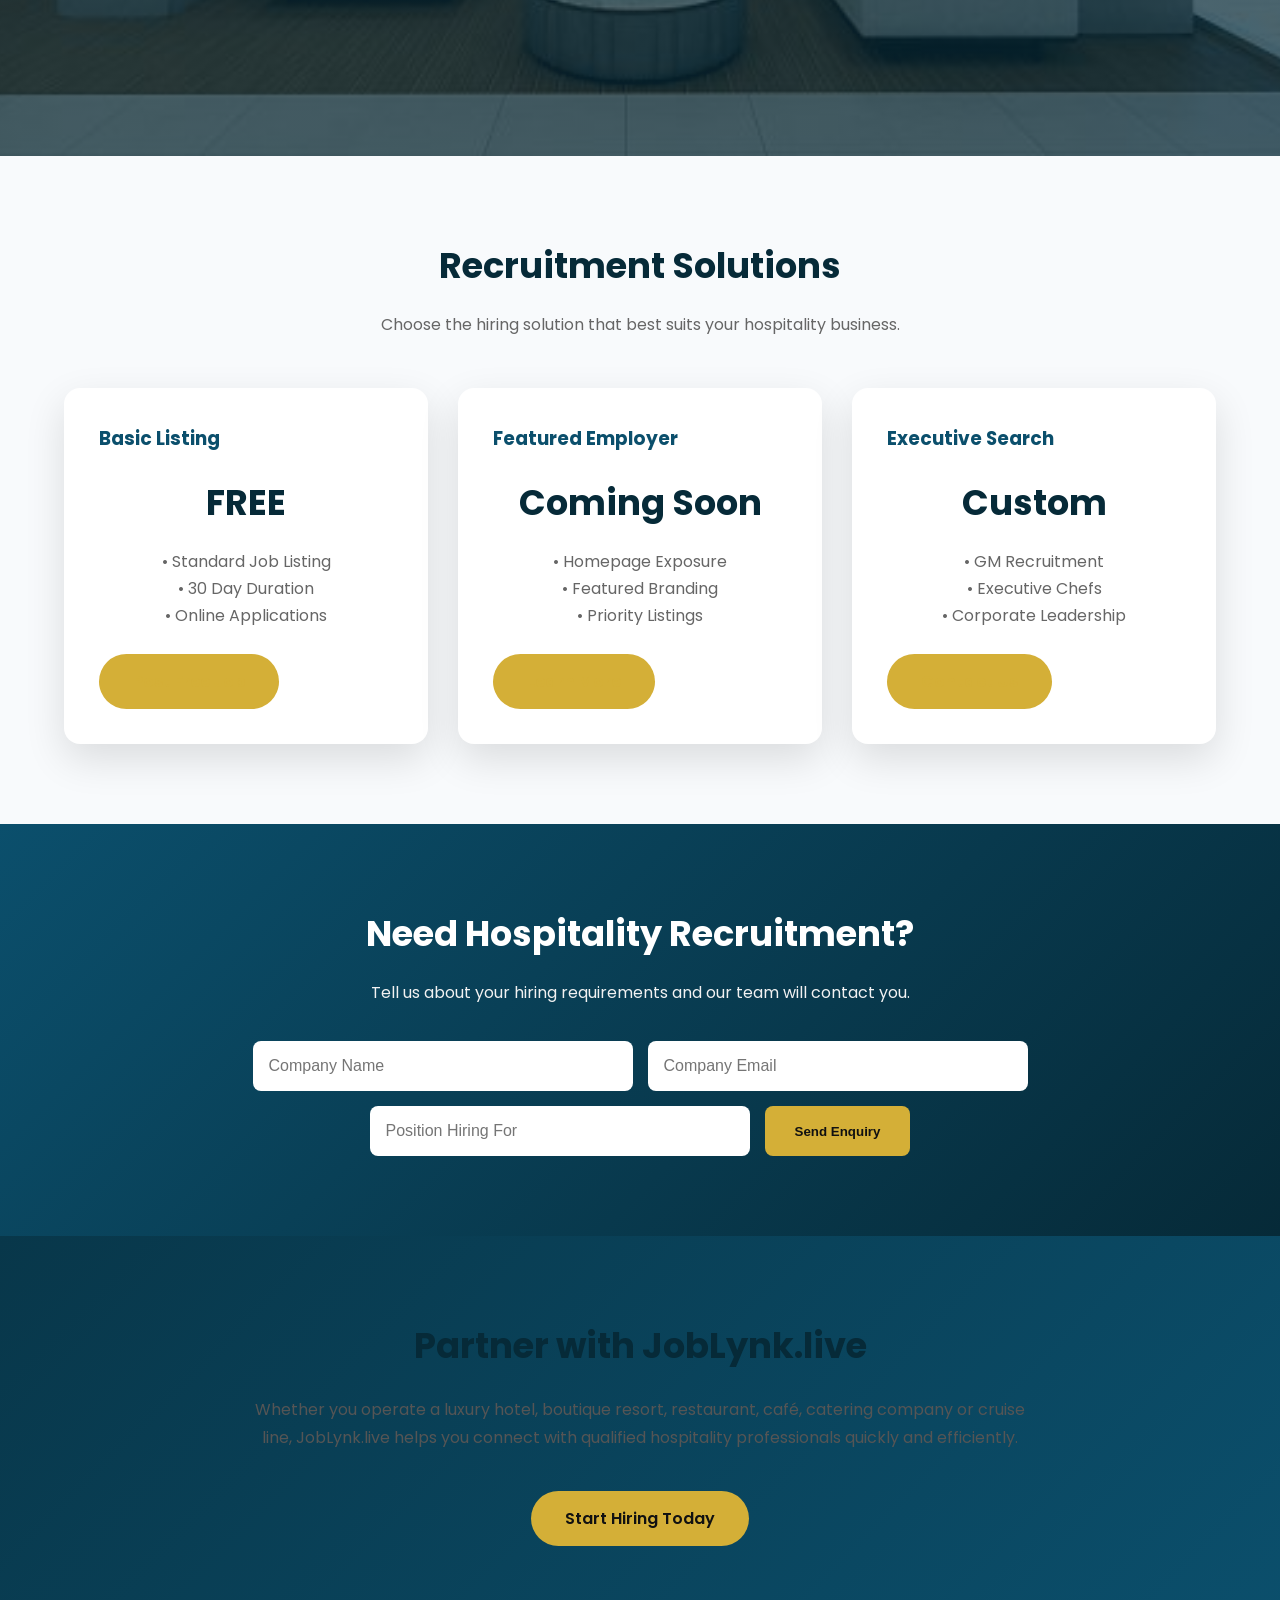
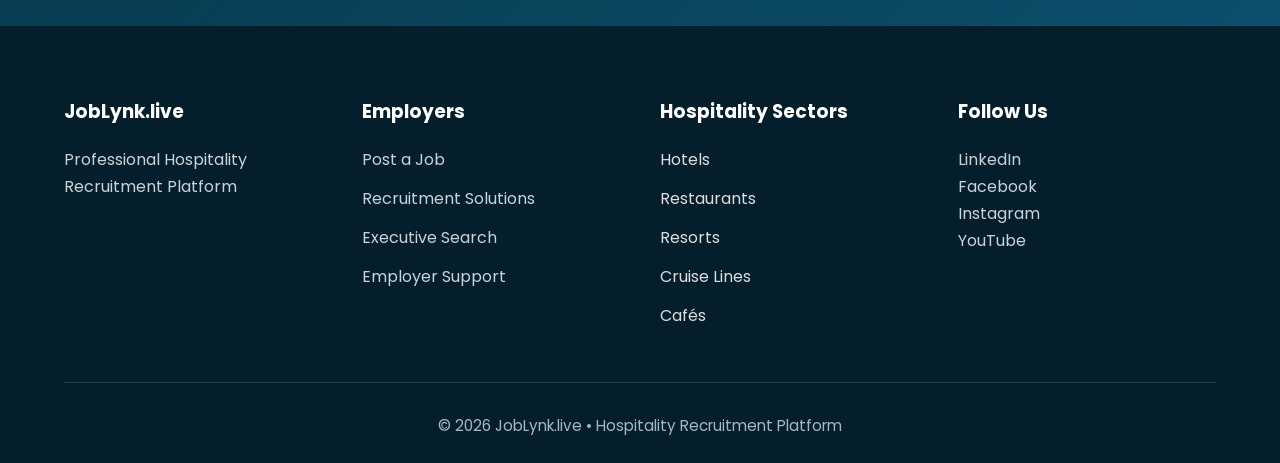
<file: employers.html>
<!DOCTYPE html>
<html lang="en">

<head>

<meta charset="UTF-8">
<meta name="viewport" content="width=device-width, initial-scale=1.0">

<title>Employers | JobLynk.live | Hospitality Recruitment</title>

<meta name="description" content="Recruit hospitality professionals across India and overseas with JobLynk.live. Hotels, resorts, restaurants and cruise lines hire faster with our recruitment platform.">

<meta name="keywords" content="hotel recruitment,hospitality recruitment,hotel hiring,restaurant recruitment,resort recruitment,executive recruitment">

<meta name="author" content="Nigel Thomas">

<meta name="robots" content="index,follow">

<link rel="canonical" href="https://www.joblynk.live/employers.html">

<meta name="google-adsense-account" content="ca-pub-4282121192943910">

<script async src="https://www.googletagmanager.com/gtag/js?id=G-CLRRV5DMXZ"></script>

<script>
window.dataLayer=window.dataLayer||[];
function gtag(){dataLayer.push(arguments);}
gtag('js',new Date());
gtag('config','G-CLRRV5DMXZ');
</script>

<script async
src="https://pagead2.googlesyndication.com/pagead/js/adsbygoogle.js?client=ca-pub-4282121192943910"
crossorigin="anonymous"></script>

<link rel="stylesheet" href="css/style.css">

</head>

<body>

<nav>

<div class="container">

<a href="index.html" class="logo">

JobLynk<span>.live</span>

</a>

<ul class="nav-links">

<li><a href="index.html">Home</a></li>

<li><a href="jobs.html">Jobs</a></li>

<li><a href="employers.html">Employers</a></li>

<li><a href="resources.html">Resources</a></li>

<li><a href="blog.html">Blog</a></li>

<li><a href="about.html">About</a></li>

<li><a href="contact.html">Contact</a></li>

</ul>

</div>

</nav>

<header class="hero">

<div class="hero-overlay">

<div class="container">

<div class="hero-content">

<p class="hero-top">

HOSPITALITY RECRUITMENT SOLUTIONS

</p>

<h1>

Hire the Best Hospitality Talent

</h1>

<p class="hero-text">

Find experienced hotel professionals, chefs, restaurant managers,
front office executives, housekeeping staff and hospitality leaders
through JobLynk.live.

</p>

<div class="hero-buttons">

<a href="#" class="btn btn-primary">

Post a Job

</a>

<a href="#" class="btn btn-secondary">

Contact Recruitment

</a>

</div>

</div>

</div>

</div>

</header>

<!-- ===================================================
     HERO SECTION
=================================================== -->

<section class="hero">

    <div class="hero-overlay">

        <div class="container hero-content">

            <span class="hero-badge">
                Hospitality • Hotels • Restaurants • Resorts • Cruise Lines
            </span>

            <h1>
                Hospitality Careers <span>Start Here</span>
            </h1>

            <p>
                Explore thousands of hospitality opportunities across hotels,
                restaurants, resorts, cruise lines, airlines, clubs and tourism
                companies in India and around the world.
            </p>

            <div class="hero-search">

                <input type="text"
                       placeholder="Job Title or Keyword">

                <input type="text"
                       placeholder="Location">

                <select>

                    <option>All Departments</option>

                    <option>Hotel Operations</option>

                    <option>Food & Beverage</option>

                    <option>Front Office</option>

                    <option>Housekeeping</option>

                    <option>Kitchen</option>

                    <option>Sales & Marketing</option>

                    <option>Finance</option>

                    <option>Engineering</option>

                    <option>Human Resources</option>

                </select>

                <button>

                    Search Jobs

                </button>

            </div>

            <div class="hero-buttons">

                <a href="jobs.html" class="btn-primary">

                    Find Jobs

                </a>

                <a href="for-employers.html" class="btn-secondary">

                    Post a Job

                </a>

            </div>

        </div>

    </div>

</section>
<!-- =====================================================
     RECRUITMENT PLANS
===================================================== -->

<section class="resources">

<div class="container">

<h2>Recruitment Solutions</h2>

<p class="section-intro">

Choose the hiring solution that best suits your hospitality business.

</p>

<div class="resource-grid">

<div class="resource-card">

<h3>Basic Listing</h3>

<h2>FREE</h2>

<p>

• Standard Job Listing<br>
• 30 Day Duration<br>
• Online Applications

</p>

<a href="#" class="btn btn-primary">

Post Free Job

</a>

</div>

<div class="resource-card">

<h3>Featured Employer</h3>

<h2>Coming Soon</h2>

<p>

• Homepage Exposure<br>
• Featured Branding<br>
• Priority Listings

</p>

<a href="#" class="btn btn-primary">

Learn More

</a>

</div>

<div class="resource-card">

<h3>Executive Search</h3>

<h2>Custom</h2>

<p>

• GM Recruitment<br>
• Executive Chefs<br>
• Corporate Leadership

</p>

<a href="#" class="btn btn-primary">

Contact Us

</a>

</div>

</div>

</div>

</section>

<!-- =====================================================
     EMPLOYER ENQUIRY
===================================================== -->

<section class="newsletter">

<div class="container">

<h2>Need Hospitality Recruitment?</h2>

<p>

Tell us about your hiring requirements and our team will contact you.

</p>

<form class="newsletter-form">

<input
type="text"
placeholder="Company Name"
required>

<input
type="email"
placeholder="Company Email"
required>

<input
type="text"
placeholder="Position Hiring For">

<button type="submit">

Send Enquiry

</button>

</form>

</div>

</section>

<!-- =====================================================
     CALL TO ACTION
===================================================== -->

<section class="stats">

<div class="container">

<h2 style="text-align:center;">

Partner with JobLynk.live

</h2>

<p style="text-align:center;max-width:800px;margin:20px auto;">

Whether you operate a luxury hotel, boutique resort, restaurant,
café, catering company or cruise line, JobLynk.live helps you
connect with qualified hospitality professionals quickly and efficiently.

</p>

<div style="text-align:center;margin-top:40px;">

<a href="#" class="btn btn-primary">

Start Hiring Today

</a>

</div>

</div>

</section>

<!-- =====================================================
     FOOTER
===================================================== -->

<footer>

<div class="container">

<div class="footer-grid">

<div>

<h3>JobLynk.live</h3>

<p>

Professional Hospitality Recruitment Platform

</p>

</div>

<div>

<h3>Employers</h3>

<ul>

<li><a href="#">Post a Job</a></li>

<li><a href="#">Recruitment Solutions</a></li>

<li><a href="#">Executive Search</a></li>

<li><a href="#">Employer Support</a></li>

</ul>

</div>

<div>

<h3>Hospitality Sectors</h3>

<ul>

<li>Hotels</li>

<li>Restaurants</li>

<li>Resorts</li>

<li>Cruise Lines</li>

<li>Cafés</li>

</ul>

</div>

<div>

<h3>Follow Us</h3>

<p>

LinkedIn<br>
Facebook<br>
Instagram<br>
YouTube

</p>

</div>

</div>

<hr>

<p class="copyright">

© 2026 JobLynk.live • Hospitality Recruitment Platform

</p>

</div>

</footer>

</body>

</html>
</file>
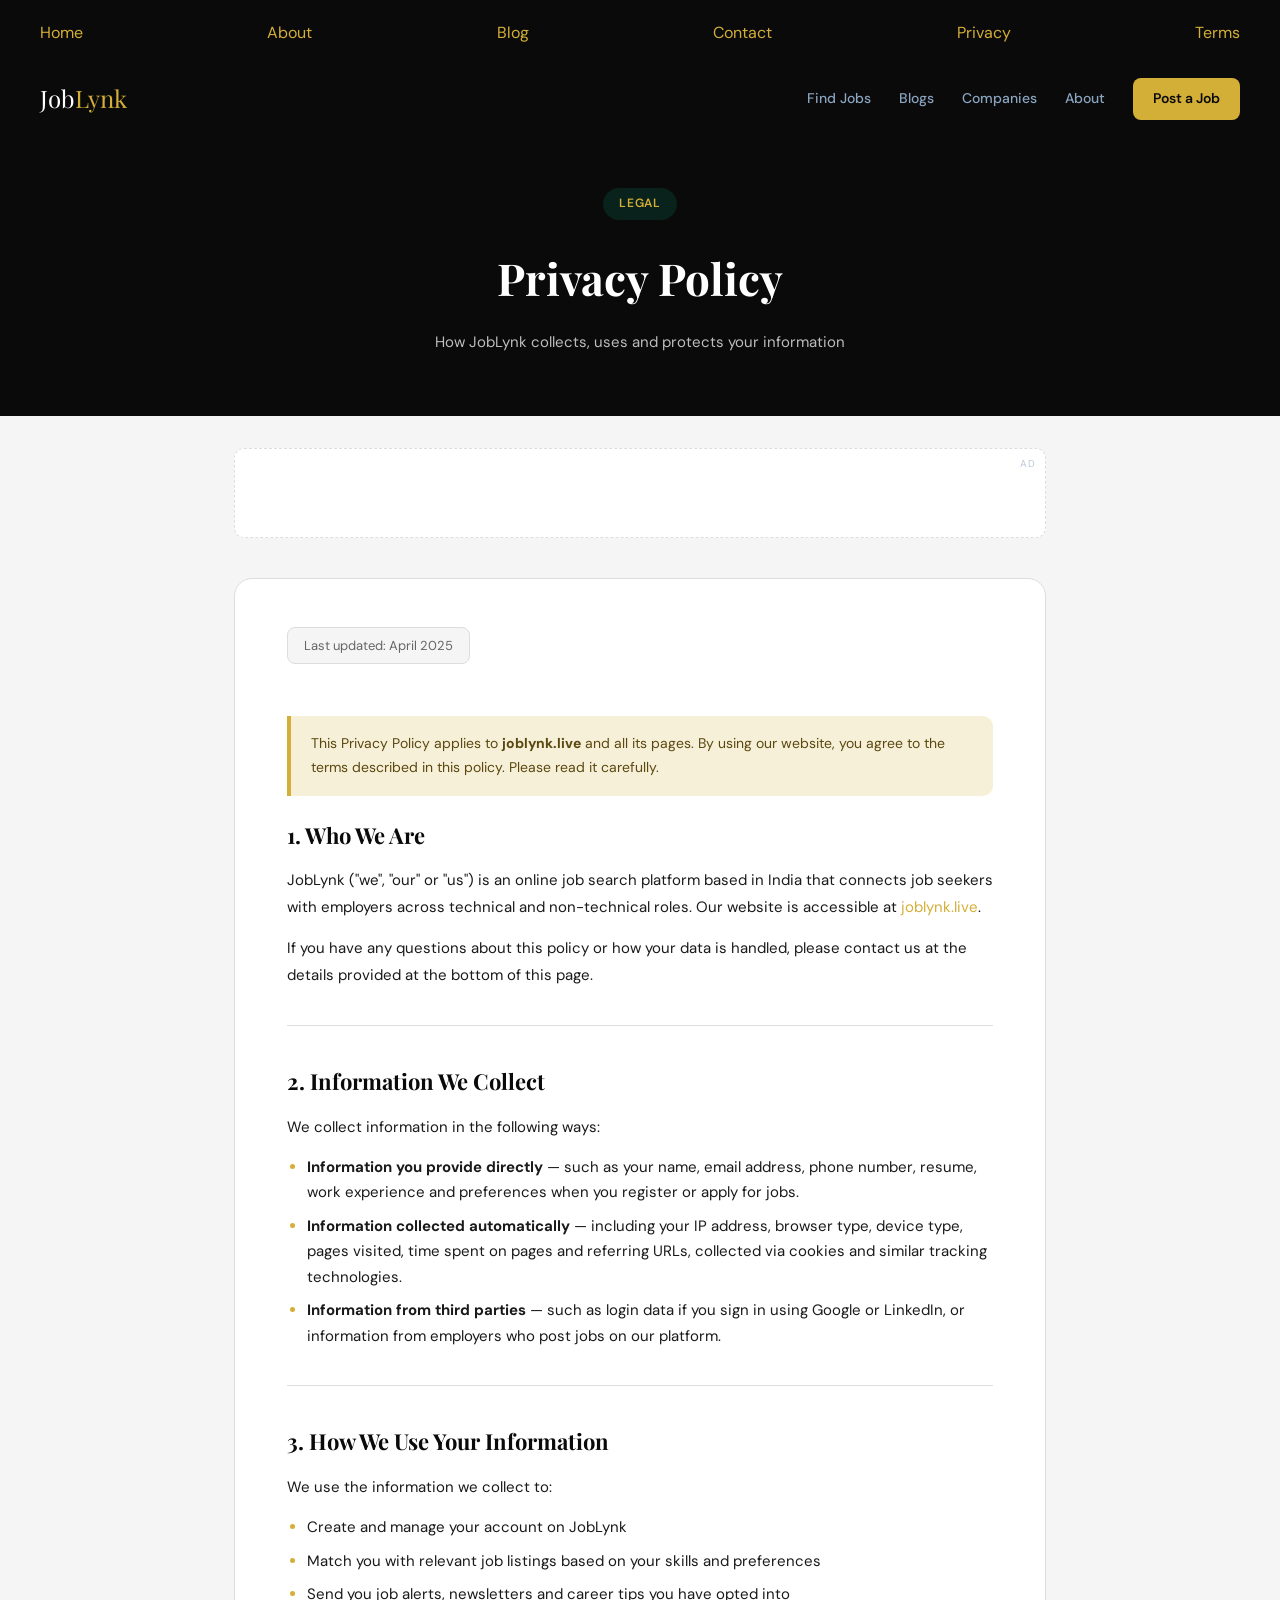
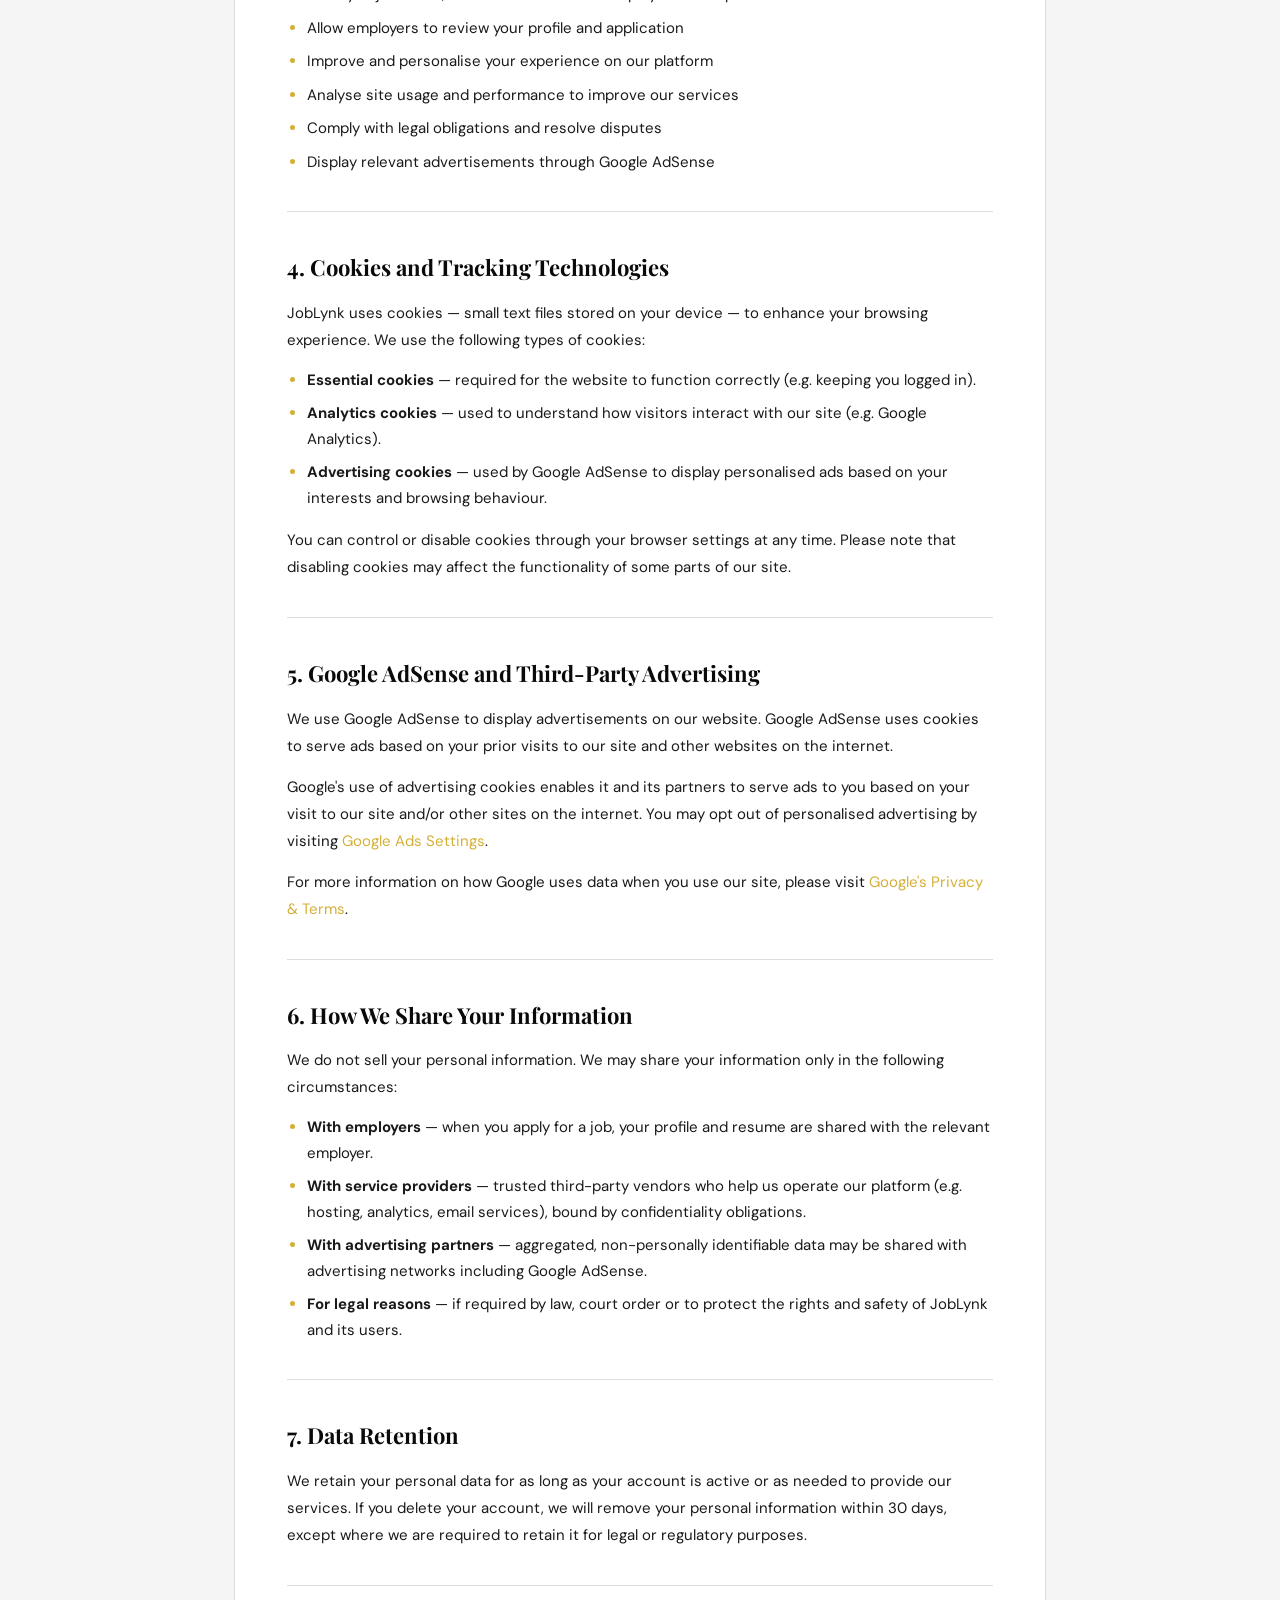
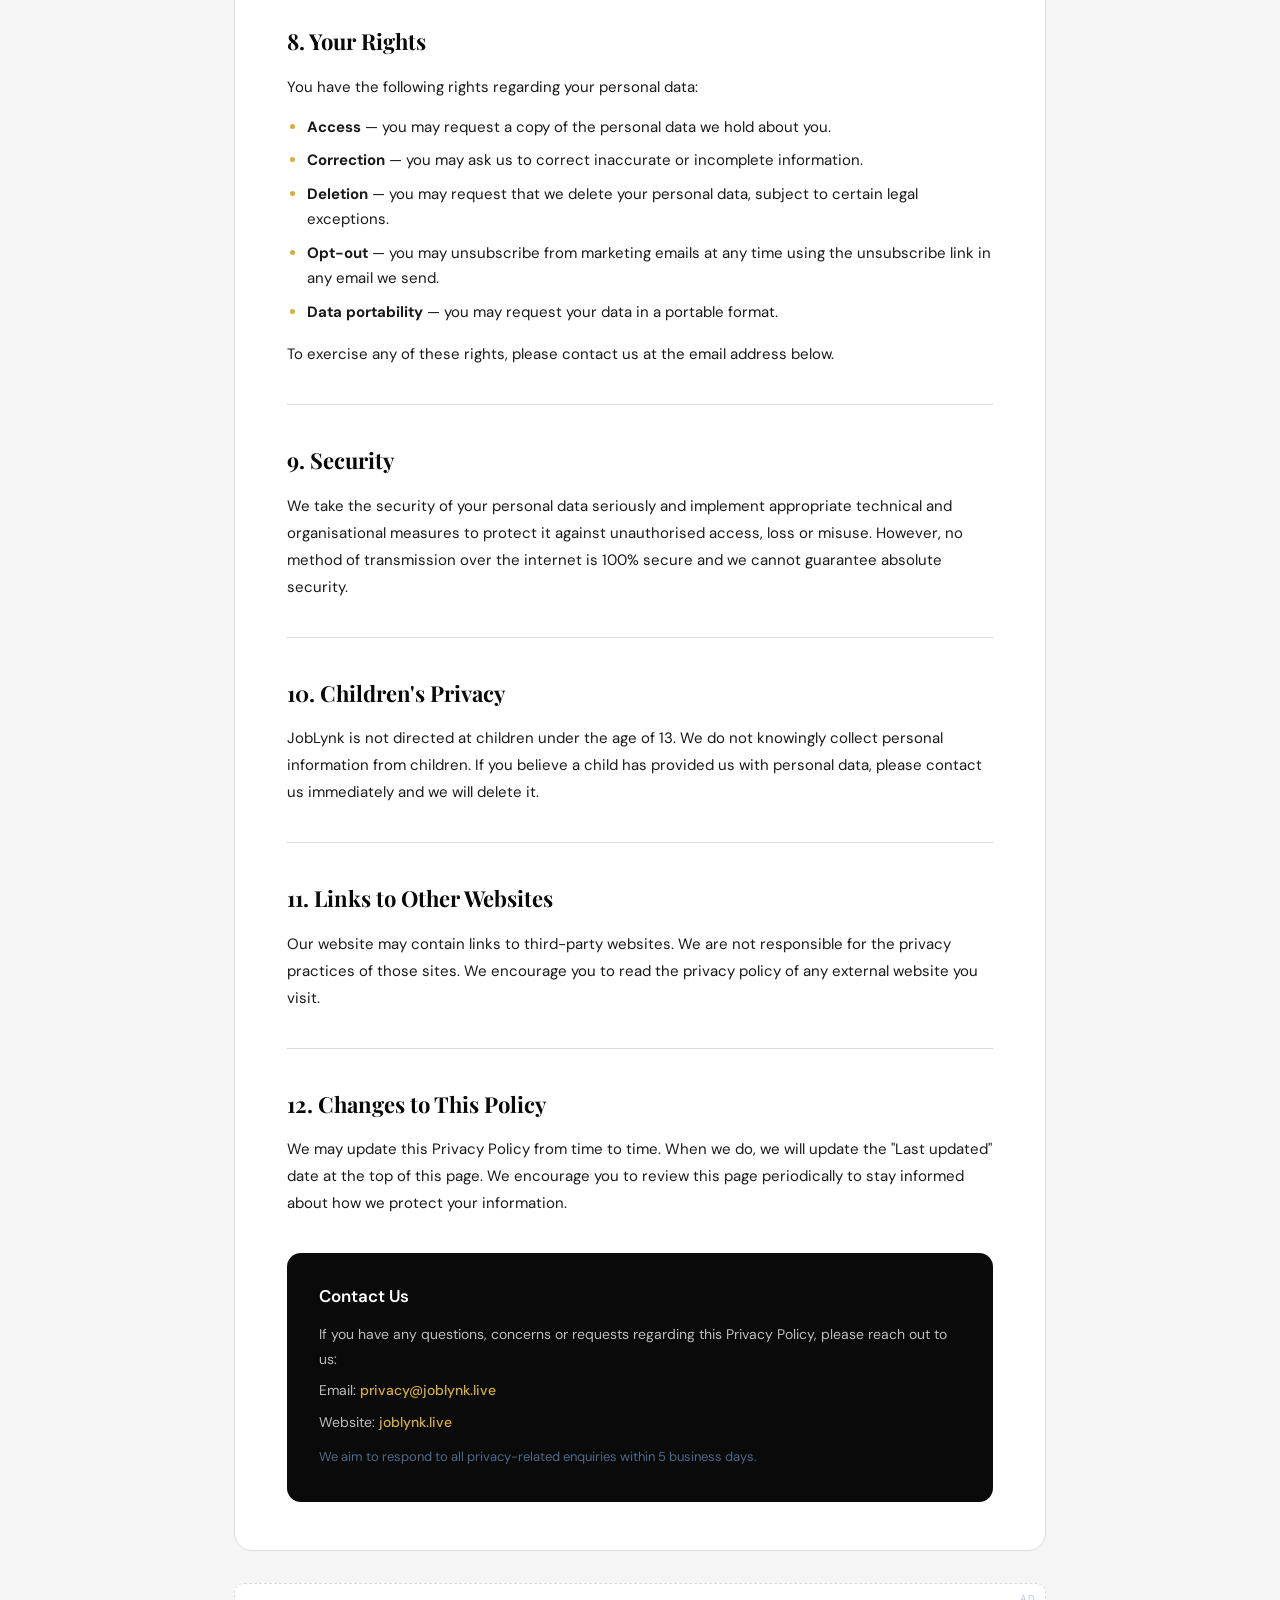
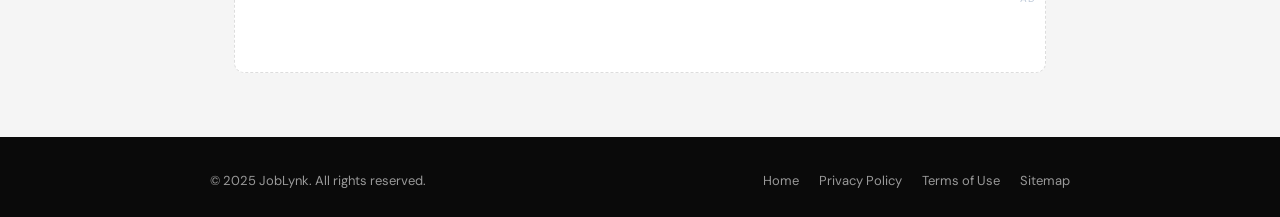
<file: privacy-policy.html>
<!DOCTYPE html>
<html lang="en">
<head>
  <meta charset="UTF-8"/>
  <meta name="viewport" content="width=device-width, initial-scale=1.0"/>
  <title>Privacy Policy | JobLynk</title>
  <meta name="description" content="JobLynk's Privacy Policy explains how we collect, use and protect your personal data when you use our job search platform."/>

  <!-- ✅ Google AdSense – pub-4282121192943910 -->
  <script async src="https://pagead2.googlesyndication.com/pagead/js/adsbygoogle.js?client=ca-pub-8127243414384620" crossorigin="anonymous"></script>

  <link rel="preconnect" href="https://fonts.googleapis.com"/>
  <link rel="preconnect" href="https://fonts.gstatic.com" crossorigin/>
  <link href="https://fonts.googleapis.com/css2?family=Playfair+Display:wght@700&family=DM+Sans:wght@300;400;500;600&display=swap" rel="stylesheet"/>

  <style>
    :root {
      --navy: #0a0a0a;
      --teal: #d4af37;
      --teal-mid: #b8941f;
      --blue: #d4af37;
      --text: #1a1a1a;
      --muted: #666666;
      --border: #dddddd;
      --white:    #FFFFFF;
      --bg: #f5f5f5;
    }
    *, *::before, *::after { box-sizing: border-box; margin: 0; padding: 0; }
    body {
      font-family: 'DM Sans', sans-serif;
      background: var(--bg);
      color: var(--text);
      font-size: 16px;
      line-height: 1.8;
    }
    a { color: var(--blue); text-decoration: none; }
    a:hover { text-decoration: underline; }

    /* ── NAV ── */
    nav {
      background: var(--navy);
      height: 66px;
      display: flex;
      align-items: center;
      justify-content: space-between;
      padding: 0 2.5rem;
      position: sticky;
      top: 0;
      z-index: 200;
    }
    .logo {
      font-family: 'Playfair Display', serif;
      font-size: 24px;
      color: var(--white);
      text-decoration: none;
    }
    .logo span { color: var(--teal); }
    .nav-links { display: flex; align-items: center; gap: 28px; }
    .nav-links a { color: #8BA5C0; font-size: 14px; font-weight: 500; text-decoration: none; transition: color 0.2s; }
    .nav-links a:hover { color: var(--white); }
    .nav-cta {
      background: var(--teal); color: var(--navy) !important;
      padding: 8px 20px; border-radius: 8px; font-weight: 600 !important;
    }

    /* ── HERO ── */
    .page-hero {
      background: var(--navy);
      padding: 56px 2rem 60px;
      text-align: center;
    }
    .page-hero .badge {
      display: inline-block;
      background: rgba(0,200,150,0.12);
      color: var(--teal);
      font-size: 12px;
      font-weight: 600;
      letter-spacing: 0.08em;
      text-transform: uppercase;
      padding: 5px 16px;
      border-radius: 30px;
      margin-bottom: 18px;
    }
    .page-hero h1 {
      font-family: 'Playfair Display', serif;
      font-size: clamp(28px, 4vw, 44px);
      color: var(--white);
      margin-bottom: 12px;
    }
    .page-hero p { color: #bdbdbd; font-size: 15px; }

    /* ── LAYOUT ── */
    .page-wrap {
      max-width: 860px;
      margin: 0 auto;
      padding: 0 1.5rem;
    }

    /* ── AD STRIP ── */
    .ad-strip {
      background: var(--white);
      border: 1px dashed var(--border);
      border-radius: 10px;
      min-height: 90px;
      display: flex;
      align-items: center;
      justify-content: center;
      overflow: hidden;
      position: relative;
      margin: 32px 0;
    }
    .ad-label {
      font-size: 10px; color: #BCC8D8;
      letter-spacing: 0.05em; text-transform: uppercase;
      position: absolute; top: 6px; right: 10px;
    }

    /* ── POLICY CARD ── */
    .policy-card {
      background: var(--white);
      border: 1px solid var(--border);
      border-radius: 18px;
      padding: 48px 52px;
      margin: 40px 0 32px;
    }

    .last-updated {
      display: inline-block;
      background: var(--bg);
      border: 1px solid var(--border);
      border-radius: 8px;
      font-size: 13px;
      color: var(--muted);
      padding: 6px 16px;
      margin-bottom: 32px;
    }

    .policy-card h2 {
      font-family: 'Playfair Display', serif;
      font-size: 22px;
      color: var(--navy);
      margin: 36px 0 12px;
      padding-top: 36px;
      border-top: 1px solid var(--border);
    }
    .policy-card h2:first-of-type {
      margin-top: 0;
      padding-top: 0;
      border-top: none;
    }
    .policy-card p {
      font-size: 15px;
      color: var(--text);
      margin-bottom: 14px;
      line-height: 1.8;
    }
    .policy-card ul {
      margin: 10px 0 16px 20px;
      display: flex;
      flex-direction: column;
      gap: 8px;
    }
    .policy-card ul li {
      font-size: 15px;
      color: var(--text);
      line-height: 1.7;
    }
    .policy-card ul li::marker { color: var(--teal); }

    .highlight-box {
      background: #f7f0d8;
      border-left: 4px solid var(--teal);
      border-radius: 0 10px 10px 0;
      padding: 16px 20px;
      margin: 20px 0;
      font-size: 14px;
      color: #5a4810;
      line-height: 1.7;
    }

    .contact-box {
      background: var(--navy);
      border-radius: 14px;
      padding: 28px 32px;
      margin-top: 36px;
    }
    .contact-box h3 {
      color: var(--white);
      font-size: 17px;
      font-weight: 600;
      margin-bottom: 10px;
    }
    .contact-box p { color: #bdbdbd; font-size: 14px; margin-bottom: 6px; }
    .contact-box a { color: var(--teal); font-weight: 500; }

    /* ── FOOTER ── */
    footer {
      background: var(--navy);
      padding: 32px 2.5rem 24px;
      margin-top: 64px;
    }
    .footer-inner {
      max-width: 860px;
      margin: 0 auto;
      display: flex;
      align-items: center;
      justify-content: space-between;
      flex-wrap: wrap;
      gap: 16px;
    }
    .footer-inner p { color: #999999; font-size: 13px; }
    .footer-links { display: flex; gap: 20px; }
    .footer-links a { color: #999999; font-size: 13px; text-decoration: none; transition: color 0.2s; }
    .footer-links a:hover { color: var(--teal); }

    @media (max-width: 720px) {
      .policy-card { padding: 28px 22px; }
      .nav-links { display: none; }
      .footer-inner { flex-direction: column; text-align: center; }
    }
  </style>
</head>
<body>
<nav class="main-nav">
    <a href="/index.html">Home</a>
    <a href="/about-complete.html">About</a>
    <a href="/blog.html">Blog</a>
    <a href="/contact.html">Contact</a>
    <a href="/privacy-policy.html">Privacy</a>
    <a href="/terms.html">Terms</a>
</nav>


<!-- ── NAV ── -->
<nav>
  <a href="/" class="logo">Job<span>Lynk</span></a>
  <div class="nav-links">
    <a href="/jobs">Find Jobs</a>
    <a href="/blogs">Blogs</a>
    <a href="/companies">Companies</a>
    <a href="/about">About</a>
    <a href="/post-job" class="nav-cta">Post a Job</a>
  </div>
</nav>

<!-- ── HERO ── -->
<div class="page-hero">
  <div class="badge">Legal</div>
  <h1>Privacy Policy</h1>
  <p>How JobLynk collects, uses and protects your information</p>
</div>

<div class="page-wrap">

  <!-- AdSense Top -->
  <div class="ad-strip">
    <span class="ad-label">Ad</span>
    <ins class="adsbygoogle"
         style="display:block"
         data-ad-client="ca-pub-8127243414384620"
         data-ad-slot="AUTO"
         data-ad-format="auto"
         data-full-width-responsive="true"></ins>
    <script>(adsbygoogle = window.adsbygoogle || []).push({});</script>
  </div>

  <div class="policy-card">

    <span class="last-updated">Last updated: April 2025</span>

    <div class="highlight-box">
      This Privacy Policy applies to <strong>joblynk.live</strong> and all its pages. By using our website, you agree to the terms described in this policy. Please read it carefully.
    </div>

    <!-- 1 -->
    <h2>1. Who We Are</h2>
    <p>JobLynk ("we", "our" or "us") is an online job search platform based in India that connects job seekers with employers across technical and non-technical roles. Our website is accessible at <a href="https://joblynk.live">joblynk.live</a>.</p>
    <p>If you have any questions about this policy or how your data is handled, please contact us at the details provided at the bottom of this page.</p>

    <!-- 2 -->
    <h2>2. Information We Collect</h2>
    <p>We collect information in the following ways:</p>
    <ul>
      <li><strong>Information you provide directly</strong> — such as your name, email address, phone number, resume, work experience and preferences when you register or apply for jobs.</li>
      <li><strong>Information collected automatically</strong> — including your IP address, browser type, device type, pages visited, time spent on pages and referring URLs, collected via cookies and similar tracking technologies.</li>
      <li><strong>Information from third parties</strong> — such as login data if you sign in using Google or LinkedIn, or information from employers who post jobs on our platform.</li>
    </ul>

    <!-- 3 -->
    <h2>3. How We Use Your Information</h2>
    <p>We use the information we collect to:</p>
    <ul>
      <li>Create and manage your account on JobLynk</li>
      <li>Match you with relevant job listings based on your skills and preferences</li>
      <li>Send you job alerts, newsletters and career tips you have opted into</li>
      <li>Allow employers to review your profile and application</li>
      <li>Improve and personalise your experience on our platform</li>
      <li>Analyse site usage and performance to improve our services</li>
      <li>Comply with legal obligations and resolve disputes</li>
      <li>Display relevant advertisements through Google AdSense</li>
    </ul>

    <!-- 4 -->
    <h2>4. Cookies and Tracking Technologies</h2>
    <p>JobLynk uses cookies — small text files stored on your device — to enhance your browsing experience. We use the following types of cookies:</p>
    <ul>
      <li><strong>Essential cookies</strong> — required for the website to function correctly (e.g. keeping you logged in).</li>
      <li><strong>Analytics cookies</strong> — used to understand how visitors interact with our site (e.g. Google Analytics).</li>
      <li><strong>Advertising cookies</strong> — used by Google AdSense to display personalised ads based on your interests and browsing behaviour.</li>
    </ul>
    <p>You can control or disable cookies through your browser settings at any time. Please note that disabling cookies may affect the functionality of some parts of our site.</p>

    <!-- 5 -->
    <h2>5. Google AdSense and Third-Party Advertising</h2>
    <p>We use Google AdSense to display advertisements on our website. Google AdSense uses cookies to serve ads based on your prior visits to our site and other websites on the internet.</p>
    <p>Google's use of advertising cookies enables it and its partners to serve ads to you based on your visit to our site and/or other sites on the internet. You may opt out of personalised advertising by visiting <a href="https://www.google.com/settings/ads" target="_blank">Google Ads Settings</a>.</p>
    <p>For more information on how Google uses data when you use our site, please visit <a href="https://policies.google.com/technologies/partner-sites" target="_blank">Google's Privacy & Terms</a>.</p>

    <!-- 6 -->
    <h2>6. How We Share Your Information</h2>
    <p>We do not sell your personal information. We may share your information only in the following circumstances:</p>
    <ul>
      <li><strong>With employers</strong> — when you apply for a job, your profile and resume are shared with the relevant employer.</li>
      <li><strong>With service providers</strong> — trusted third-party vendors who help us operate our platform (e.g. hosting, analytics, email services), bound by confidentiality obligations.</li>
      <li><strong>With advertising partners</strong> — aggregated, non-personally identifiable data may be shared with advertising networks including Google AdSense.</li>
      <li><strong>For legal reasons</strong> — if required by law, court order or to protect the rights and safety of JobLynk and its users.</li>
    </ul>

    <!-- 7 -->
    <h2>7. Data Retention</h2>
    <p>We retain your personal data for as long as your account is active or as needed to provide our services. If you delete your account, we will remove your personal information within 30 days, except where we are required to retain it for legal or regulatory purposes.</p>

    <!-- 8 -->
    <h2>8. Your Rights</h2>
    <p>You have the following rights regarding your personal data:</p>
    <ul>
      <li><strong>Access</strong> — you may request a copy of the personal data we hold about you.</li>
      <li><strong>Correction</strong> — you may ask us to correct inaccurate or incomplete information.</li>
      <li><strong>Deletion</strong> — you may request that we delete your personal data, subject to certain legal exceptions.</li>
      <li><strong>Opt-out</strong> — you may unsubscribe from marketing emails at any time using the unsubscribe link in any email we send.</li>
      <li><strong>Data portability</strong> — you may request your data in a portable format.</li>
    </ul>
    <p>To exercise any of these rights, please contact us at the email address below.</p>

    <!-- 9 -->
    <h2>9. Security</h2>
    <p>We take the security of your personal data seriously and implement appropriate technical and organisational measures to protect it against unauthorised access, loss or misuse. However, no method of transmission over the internet is 100% secure and we cannot guarantee absolute security.</p>

    <!-- 10 -->
    <h2>10. Children's Privacy</h2>
    <p>JobLynk is not directed at children under the age of 13. We do not knowingly collect personal information from children. If you believe a child has provided us with personal data, please contact us immediately and we will delete it.</p>

    <!-- 11 -->
    <h2>11. Links to Other Websites</h2>
    <p>Our website may contain links to third-party websites. We are not responsible for the privacy practices of those sites. We encourage you to read the privacy policy of any external website you visit.</p>

    <!-- 12 -->
    <h2>12. Changes to This Policy</h2>
    <p>We may update this Privacy Policy from time to time. When we do, we will update the "Last updated" date at the top of this page. We encourage you to review this page periodically to stay informed about how we protect your information.</p>

    <!-- Contact -->
    <div class="contact-box">
      <h3>Contact Us</h3>
      <p>If you have any questions, concerns or requests regarding this Privacy Policy, please reach out to us:</p>
      <p>Email: <a href="mailto:privacy@joblynk.live">privacy@joblynk.live</a></p>
      <p>Website: <a href="https://joblynk.live">joblynk.live</a></p>
      <p style="margin-top:10px; font-size:13px; color:#4A6A8A;">We aim to respond to all privacy-related enquiries within 5 business days.</p>
    </div>

  </div>

  <!-- AdSense Bottom -->
  <div class="ad-strip" style="margin-bottom:48px;">
    <span class="ad-label">Ad</span>
    <ins class="adsbygoogle"
         style="display:block"
         data-ad-client="ca-pub-8127243414384620"
         data-ad-slot="AUTO"
         data-ad-format="auto"
         data-full-width-responsive="true"></ins>
    <script>(adsbygoogle = window.adsbygoogle || []).push({});</script>
  </div>

</div>

<!-- ── FOOTER ── -->
<footer>
  <div class="footer-inner">
    <p>&copy; 2025 JobLynk. All rights reserved.</p>
    <div class="footer-links">
      <a href="/">Home</a>
      <a href="/privacy-policy.html">Privacy Policy</a>
      <a href="/terms.html">Terms of Use</a>
      <a href="/sitemap.xml">Sitemap</a>
    </div>
  </div>
</footer>

</body>
</html>
</file>
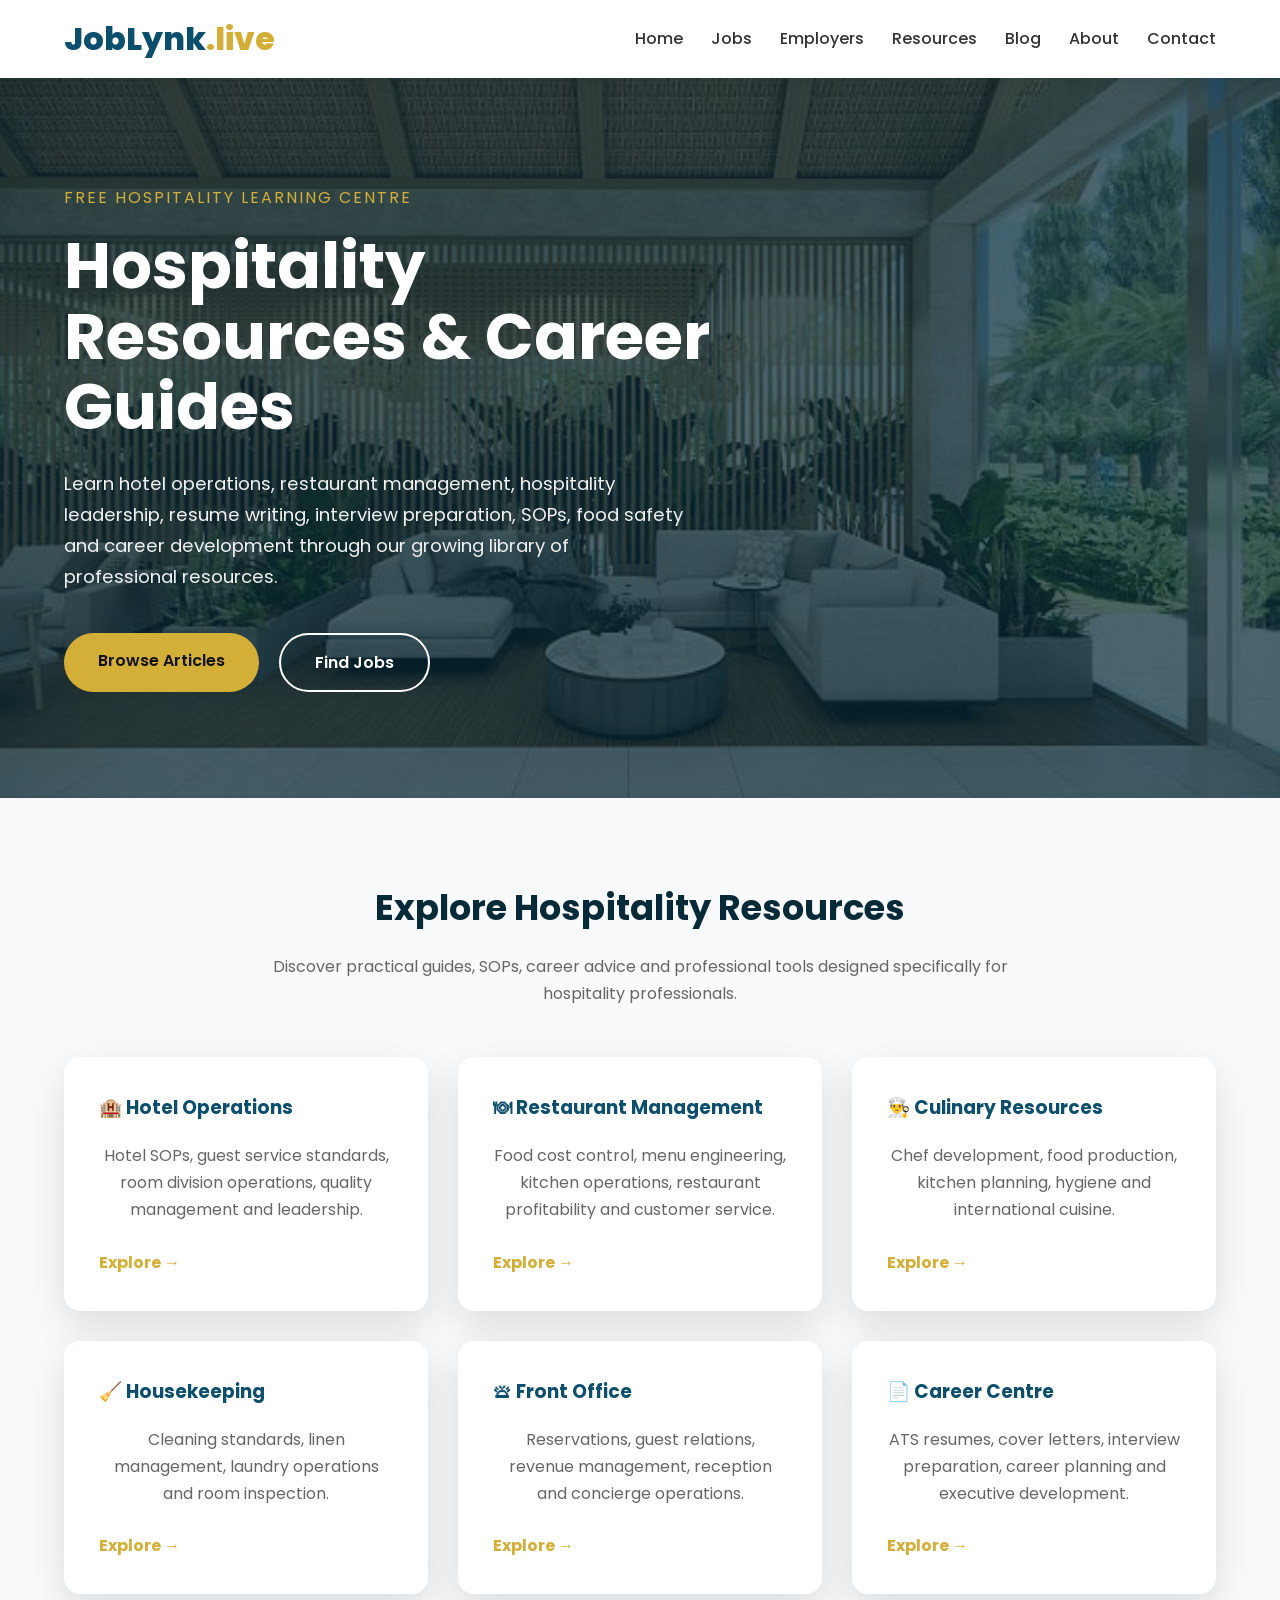
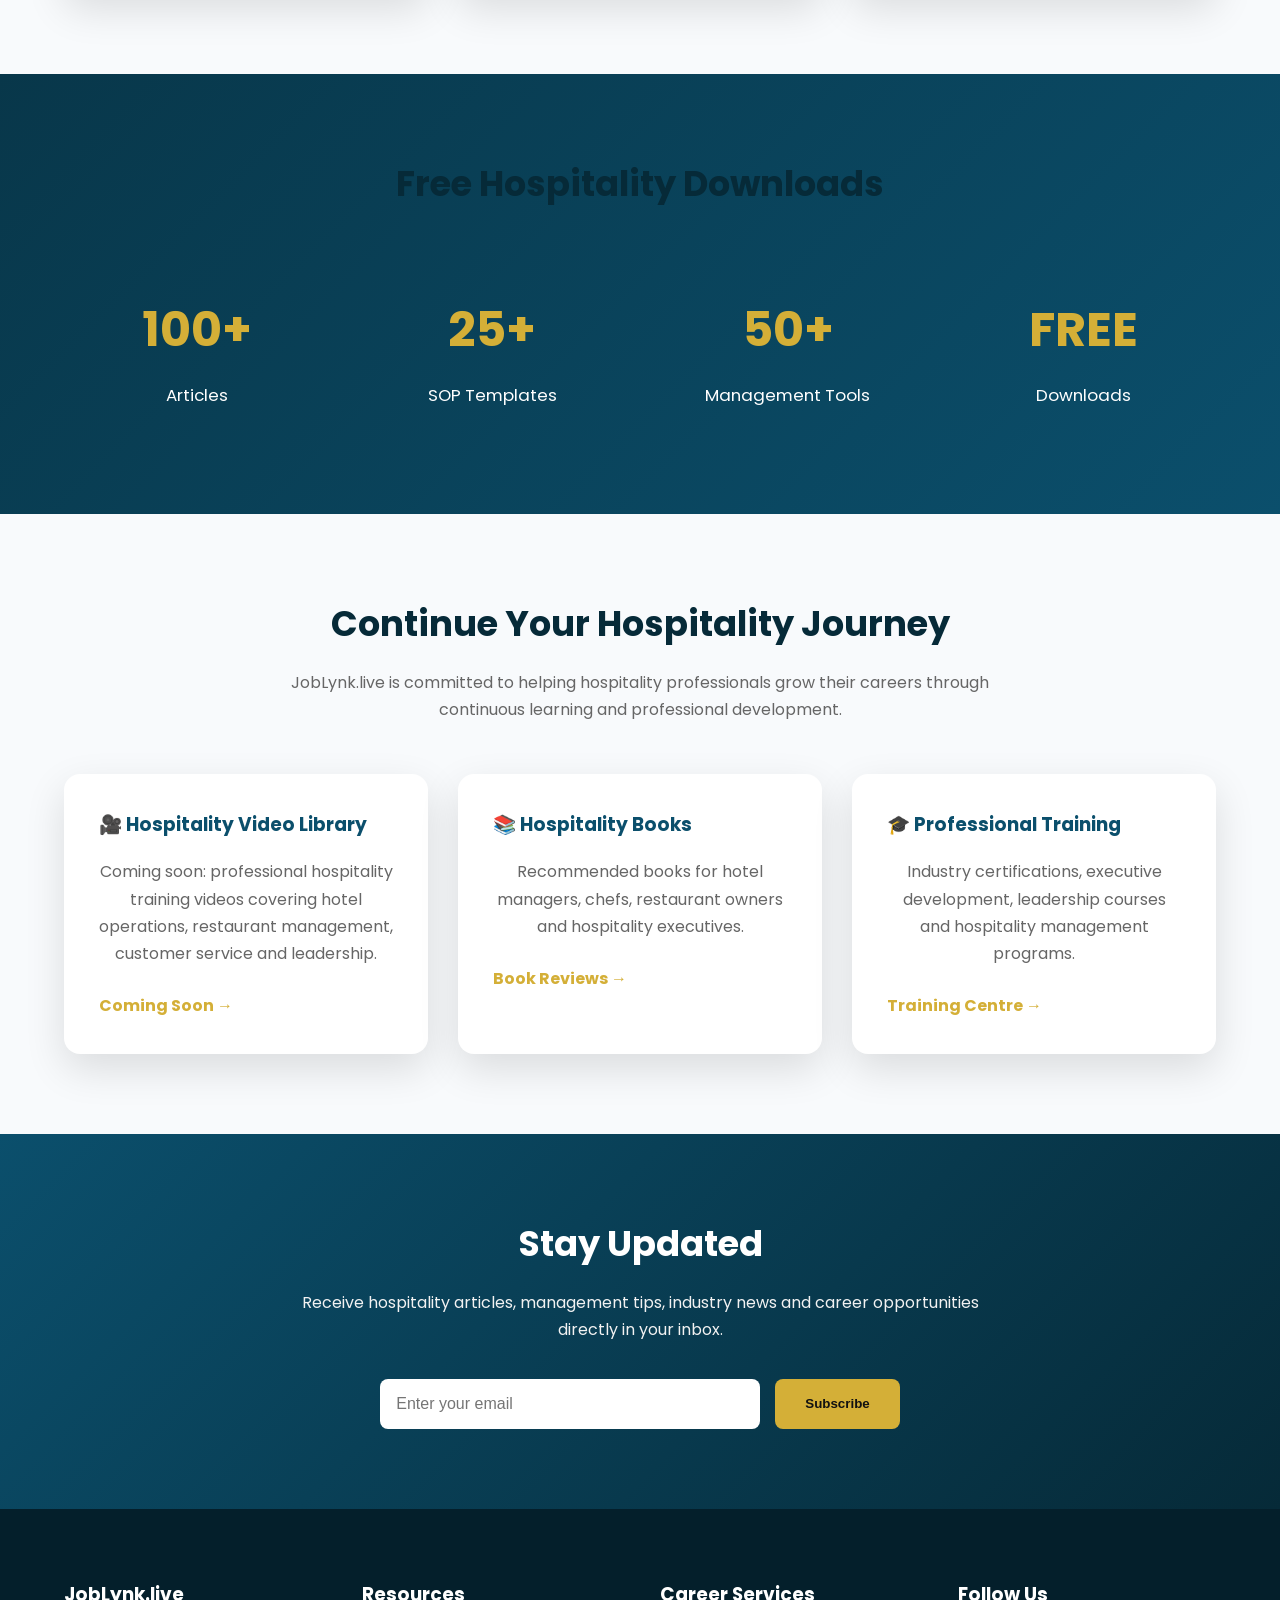
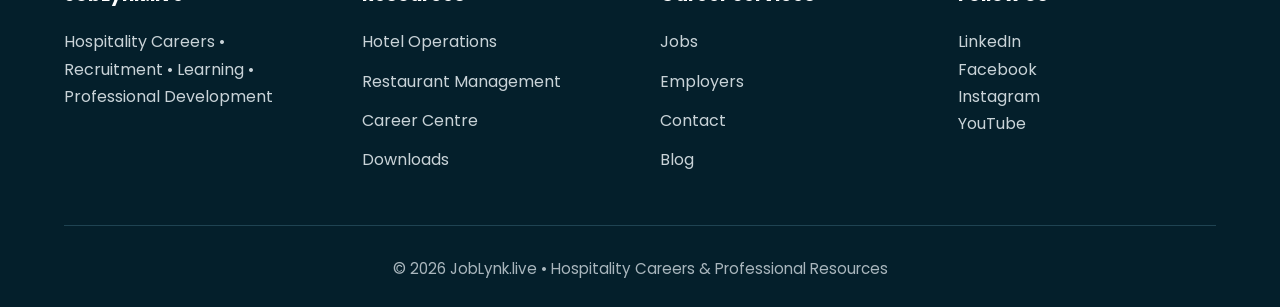
<file: resources.html>
<!DOCTYPE html>
<html lang="en">

<head>

<meta charset="UTF-8">
<meta name="viewport" content="width=device-width, initial-scale=1.0">

<title>Hospitality Resources | JobLynk.live</title>

<meta name="description" content="Free hospitality resources including hotel SOPs, interview guides, resume writing, food & beverage management, housekeeping, front office, leadership and hospitality career development.">

<meta name="keywords" content="hospitality resources,hotel SOPs,hotel management,restaurant management,interview preparation,resume writing,hospitality careers">

<meta name="author" content="Nigel Thomas">

<meta name="robots" content="index,follow">

<link rel="canonical" href="https://www.joblynk.live/resources.html">

<meta name="google-adsense-account" content="ca-pub-4282121192943910">

<!-- Google Analytics -->
<script async src="https://www.googletagmanager.com/gtag/js?id=G-CLRRV5DMXZ"></script>

<script>
window.dataLayer = window.dataLayer || [];
function gtag(){dataLayer.push(arguments);}
gtag('js', new Date());
gtag('config','G-CLRRV5DMXZ');
</script>

<!-- AdSense -->
<script async
src="https://pagead2.googlesyndication.com/pagead/js/adsbygoogle.js?client=ca-pub-4282121192943910"
crossorigin="anonymous"></script>

<link rel="stylesheet" href="css/style.css">

</head>

<body>

<nav>

<div class="container">

<a href="index.html" class="logo">

JobLynk<span>.live</span>

</a>

<ul class="nav-links">

<li><a href="index.html">Home</a></li>

<li><a href="jobs.html">Jobs</a></li>

<li><a href="employers.html">Employers</a></li>

<li><a href="resources.html">Resources</a></li>

<li><a href="blog.html">Blog</a></li>

<li><a href="about.html">About</a></li>

<li><a href="contact.html">Contact</a></li>

</ul>

</div>

</nav>

<header class="hero">

<div class="hero-overlay">

<div class="container">

<div class="hero-content">

<p class="hero-top">

FREE HOSPITALITY LEARNING CENTRE

</p>

<h1>

Hospitality Resources & Career Guides

</h1>

<p class="hero-text">

Learn hotel operations, restaurant management, hospitality leadership,
resume writing, interview preparation, SOPs, food safety and career
development through our growing library of professional resources.

</p>

<div class="hero-buttons">

<a href="blog.html" class="btn btn-primary">

Browse Articles

</a>

<a href="jobs.html" class="btn btn-secondary">

Find Jobs

</a>

</div>

</div>

</div>

</div>

</header>

<!-- =====================================================
     RESOURCE CATEGORIES
===================================================== -->

<section class="resources">

<div class="container">

<h2>Explore Hospitality Resources</h2>

<p class="section-intro">

Discover practical guides, SOPs, career advice and professional tools designed specifically for hospitality professionals.

</p>

<div class="resource-grid">

<div class="resource-card">

<h3>🏨 Hotel Operations</h3>

<p>

Hotel SOPs, guest service standards, room division operations,
quality management and leadership.

</p>

<a href="#">Explore →</a>

</div>

<div class="resource-card">

<h3>🍽 Restaurant Management</h3>

<p>

Food cost control, menu engineering,
kitchen operations, restaurant profitability
and customer service.

</p>

<a href="#">Explore →</a>

</div>

<div class="resource-card">

<h3>👨‍🍳 Culinary Resources</h3>

<p>

Chef development, food production,
kitchen planning, hygiene and international cuisine.

</p>

<a href="#">Explore →</a>

</div>

<div class="resource-card">

<h3>🧹 Housekeeping</h3>

<p>

Cleaning standards,
linen management,
laundry operations
and room inspection.

</p>

<a href="#">Explore →</a>

</div>

<div class="resource-card">

<h3>🛎 Front Office</h3>

<p>

Reservations,
guest relations,
revenue management,
reception and concierge operations.

</p>

<a href="#">Explore →</a>

</div>

<div class="resource-card">

<h3>📄 Career Centre</h3>

<p>

ATS resumes,
cover letters,
interview preparation,
career planning
and executive development.

</p>

<a href="#">Explore →</a>

</div>

</div>

</div>

</section>

<!-- =====================================================
     FREE DOWNLOADS
===================================================== -->

<section class="stats">

<div class="container">

<h2 style="text-align:center;margin-bottom:50px;">

Free Hospitality Downloads

</h2>

<div class="stats-grid">

<div>

<h2>100+</h2>

<p>Articles</p>

</div>

<div>

<h2>25+</h2>

<p>SOP Templates</p>

</div>

<div>

<h2>50+</h2>

<p>Management Tools</p>

</div>

<div>

<h2>FREE</h2>

<p>Downloads</p>

</div>

</div>

</div>

</section>

<!-- =====================================================
     LEARNING HUB
===================================================== -->

<section class="resources">

<div class="container">

<h2>Continue Your Hospitality Journey</h2>

<p class="section-intro">

JobLynk.live is committed to helping hospitality professionals grow their
careers through continuous learning and professional development.

</p>

<div class="resource-grid">

<div class="resource-card">

<h3>🎥 Hospitality Video Library</h3>

<p>

Coming soon: professional hospitality training videos covering hotel
operations, restaurant management, customer service and leadership.

</p>

<a href="#">Coming Soon →</a>

</div>

<div class="resource-card">

<h3>📚 Hospitality Books</h3>

<p>

Recommended books for hotel managers, chefs, restaurant owners and
hospitality executives.

</p>

<a href="#">Book Reviews →</a>

</div>

<div class="resource-card">

<h3>🎓 Professional Training</h3>

<p>

Industry certifications, executive development, leadership courses
and hospitality management programs.

</p>

<a href="#">Training Centre →</a>

</div>

</div>

</div>

</section>

<!-- =====================================================
     NEWSLETTER
===================================================== -->

<section class="newsletter">

<div class="container">

<h2>Stay Updated</h2>

<p>

Receive hospitality articles, management tips, industry news and career
opportunities directly in your inbox.

</p>

<form class="newsletter-form">

<input
type="email"
placeholder="Enter your email"
required>

<button type="submit">

Subscribe

</button>

</form>

</div>

</section>

<!-- =====================================================
     FOOTER
===================================================== -->

<footer>

<div class="container">

<div class="footer-grid">

<div>

<h3>JobLynk.live</h3>

<p>

Hospitality Careers • Recruitment • Learning • Professional Development

</p>

</div>

<div>

<h3>Resources</h3>

<ul>

<li><a href="#">Hotel Operations</a></li>

<li><a href="#">Restaurant Management</a></li>

<li><a href="#">Career Centre</a></li>

<li><a href="#">Downloads</a></li>

</ul>

</div>

<div>

<h3>Career Services</h3>

<ul>

<li><a href="jobs.html">Jobs</a></li>

<li><a href="employers.html">Employers</a></li>

<li><a href="contact.html">Contact</a></li>

<li><a href="blog.html">Blog</a></li>

</ul>

</div>

<div>

<h3>Follow Us</h3>

<p>

LinkedIn<br>
Facebook<br>
Instagram<br>
YouTube

</p>

</div>

</div>

<hr>

<p class="copyright">

© 2026 JobLynk.live • Hospitality Careers & Professional Resources

</p>

</div>

</footer>

</body>

</html>
</file>
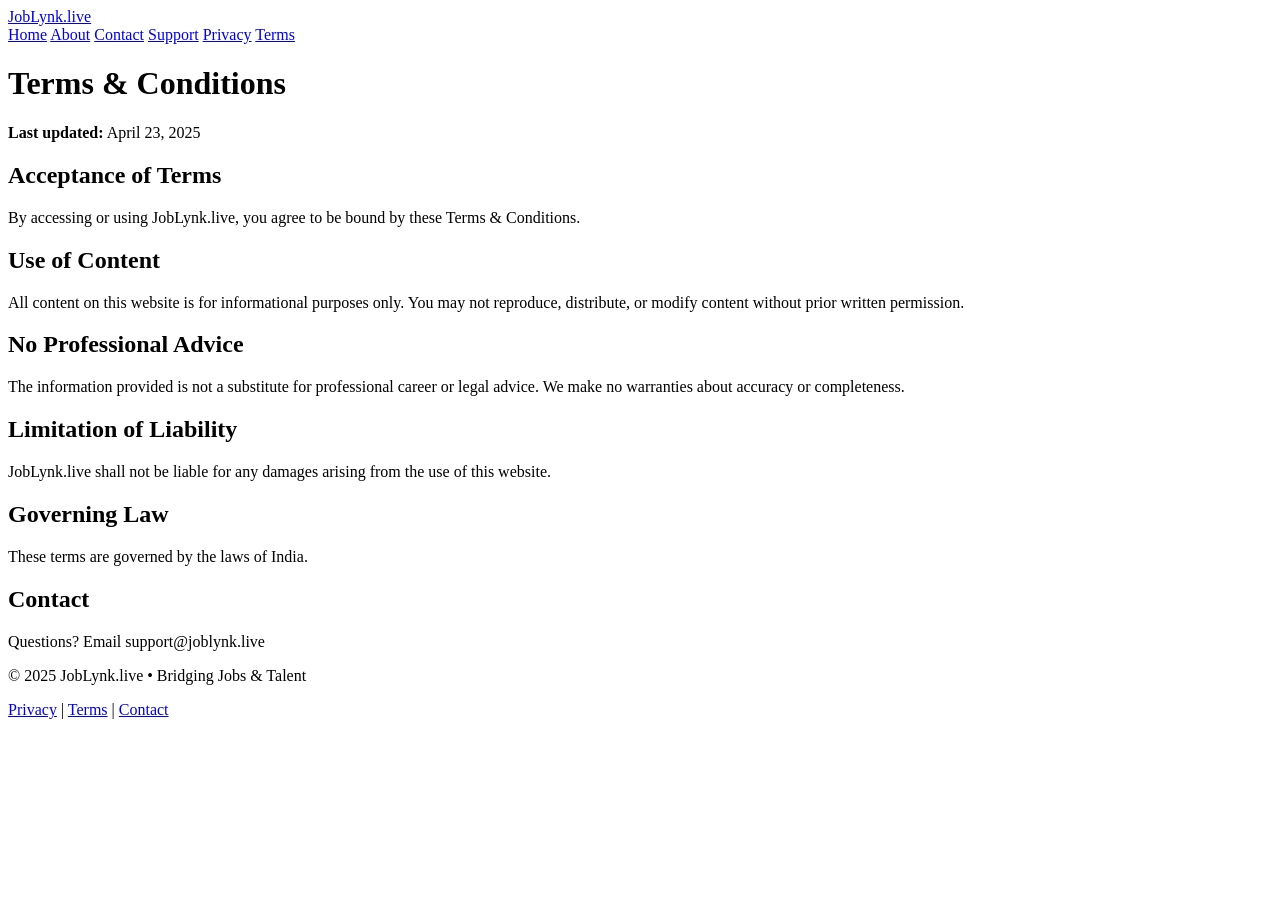
<file: terms.html>
<!DOCTYPE html>
<html lang="en">
<head>
<!-- Google tag (gtag.js) -->
<script async src="https://www.googletagmanager.com/gtag/js?id=G-P839TWLQSJ"></script>
<script>
  window.dataLayer = window.dataLayer || [];
  function gtag(){dataLayer.push(arguments);}
  gtag('js', new Date());
  gtag('config', 'G-P839TWLQSJ');
</script>

<!-- Google AdSense -->
<meta name="google-adsense-account" content="ca-pub-8127243414384620">
<script async src="https://pagead2.googlesyndication.com/pagead/js/adsbygoogle.js?client=ca-pub-8127243414384620"
     crossorigin="anonymous"></script>
    <meta charset="UTF-8">
    <meta name="viewport" content="width=device-width, initial-scale=1.0">
    <title>Terms &amp; Conditions | JobLynk.live</title>
    <script async src="https://pagead2.googlesyndication.com/pagead/js/adsbygoogle.js?client=ca-pub-8127243414384620" crossorigin="anonymous"></script>
    <style>/* same as contact */</style>
</head>
<body>
    <nav class="navbar">
        <div class="nav-container">
            <a href="/" class="logo">JobLynk.live</a>
            <div class="nav-links">
                <a href="/">Home</a>
                <a href="/about-complete.html">About</a>
                <a href="/contact.html">Contact</a>
                <a href="/support.html">Support</a>
                <a href="/privacy-policy.html">Privacy</a>
                <a href="/terms.html">Terms</a>
            </div>
        </div>
    </nav>
    <div class="container">
        <div class="content-card">
            <h1>Terms & Conditions</h1>
            <p><strong>Last updated:</strong> April 23, 2025</p>
            <h2>Acceptance of Terms</h2>
            <p>By accessing or using JobLynk.live, you agree to be bound by these Terms & Conditions.</p>
            <h2>Use of Content</h2>
            <p>All content on this website is for informational purposes only. You may not reproduce, distribute, or modify content without prior written permission.</p>
            <h2>No Professional Advice</h2>
            <p>The information provided is not a substitute for professional career or legal advice. We make no warranties about accuracy or completeness.</p>
            <h2>Limitation of Liability</h2>
            <p>JobLynk.live shall not be liable for any damages arising from the use of this website.</p>
            <h2>Governing Law</h2>
            <p>These terms are governed by the laws of India.</p>
            <h2>Contact</h2>
            <p>Questions? Email support@joblynk.live</p>
        </div>
    </div>
    <div class="footer">
        <p>&copy; 2025 JobLynk.live &bull; Bridging Jobs &amp; Talent</p>
        <p><a href="/privacy-policy.html">Privacy</a> | <a href="/terms.html">Terms</a> | <a href="/contact.html">Contact</a></p>
    </div>
</body>
</html>
</file>
<file: css/style.css>
/*=========================================================
    JOBLYNK.LIVE V2
    PROFESSIONAL HOSPITALITY CAREER PORTAL
    PART 1
=========================================================*/

/*==============================
  GOOGLE FONT
==============================*/

@import url('https://fonts.googleapis.com/css2?family=Poppins:wght@300;400;500;600;700;800&display=swap');

/*==============================
  RESET
==============================*/

*{
    margin:0;
    padding:0;
    box-sizing:border-box;
}

html{
    scroll-behavior:smooth;
}

body{
    font-family:'Poppins',sans-serif;
    background:#f5f7f9;
    color:#222;
    line-height:1.7;
    overflow-x:hidden;
}

/*==============================
  VARIABLES
==============================*/

:root{

    --primary:#0b4f6c;
    --secondary:#d4af37;
    --dark:#062a38;
    --light:#ffffff;
    --grey:#eef3f6;
    --text:#333;
    --shadow:0 15px 40px rgba(0,0,0,.12);

}

/*==============================
  GLOBAL
==============================*/

.container{

    width:90%;
    max-width:1200px;
    margin:auto;

}

img{

    max-width:100%;
    display:block;

}

a{

    text-decoration:none;
    transition:.3s;

}

ul{

    list-style:none;

}

section{

    padding:80px 0;

}

h1,h2,h3{

    font-weight:700;
    color:var(--dark);

}

p{

    color:#555;

}

/*==============================
  BUTTONS
==============================*/

.btn{

    display:inline-block;
    padding:14px 34px;
    border-radius:50px;
    font-weight:600;
    transition:.35s;
    cursor:pointer;

}

.btn-primary{

    background:var(--secondary);
    color:#111;

}

.btn-primary:hover{

    background:#f0c94b;
    transform:translateY(-3px);

}

.btn-secondary{

    border:2px solid #fff;
    color:#fff;

}

.btn-secondary:hover{

    background:#fff;
    color:var(--primary);

}

/*==============================
  NAVIGATION
==============================*/

nav{

    position:fixed;
    top:0;
    left:0;
    width:100%;
    background:#ffffff;
    box-shadow:0 2px 15px rgba(0,0,0,.08);
    z-index:9999;

}

nav .container{

    display:flex;
    justify-content:space-between;
    align-items:center;
    height:78px;

}

.logo{

    font-size:2rem;
    font-weight:800;
    color:var(--primary);

}

.logo span{

    color:var(--secondary);

}

.nav-links{

    display:flex;
    align-items:center;
    gap:28px;

}

.nav-links a{

    color:#333;
    font-weight:500;

}

.nav-links a:hover{

    color:var(--secondary);

}

.translate-btn{

    background:var(--primary);
    color:#fff !important;
    padding:10px 18px;
    border-radius:30px;

}

.translate-btn:hover{

    background:var(--secondary);
    color:#111 !important;

}

/*==============================
  HERO
==============================*/

.hero{

    margin-top:78px;

    background:
    linear-gradient(rgba(6,42,56,.72),rgba(6,42,56,.72)),
    url("../images/hotel.jpg");

    background-size:cover;
    background-position:center;
    background-repeat:no-repeat;

    min-height:720px;

}

.hero-overlay{

    min-height:720px;

    display:flex;
    align-items:center;

}

.hero-content{

    max-width:700px;

    color:#fff;

}

.hero-top{

    color:var(--secondary);
    font-size:1rem;
    text-transform:uppercase;
    letter-spacing:2px;
    margin-bottom:20px;

}

.hero h1{

    font-size:4rem;
    line-height:1.1;
    color:#fff;
    margin-bottom:25px;

}

.hero-text{

    color:#f1f1f1;
    font-size:1.15rem;
    margin-bottom:40px;
    max-width:620px;

}

.hero-buttons{

    display:flex;
    gap:20px;
    flex-wrap:wrap;

}

/*=========================================================
    PART 2
    JOB SEARCH • SECTORS • EMPLOYERS • STATS
=========================================================*/

/*==============================
  SECTION TITLES
==============================*/

section h2{

    font-size:2.2rem;
    text-align:center;
    margin-bottom:15px;
    color:var(--dark);

}

.section-intro,
.job-search p,
.resources p{

    text-align:center;
    max-width:760px;
    margin:0 auto 50px;
    color:#666;

}

/*==============================
  JOB SEARCH
==============================*/

.job-search{

    background:#ffffff;

}

.search-form{

    display:grid;
    grid-template-columns:2fr 2fr 2fr 1fr;
    gap:18px;
    margin-top:40px;

}

.search-form input,
.search-form select{

    padding:16px;
    border:1px solid #d8d8d8;
    border-radius:8px;
    font-size:1rem;
    outline:none;

}

.search-form input:focus,
.search-form select:focus{

    border-color:var(--primary);

}

.search-form button{

    background:var(--secondary);
    color:#111;
    border:none;
    border-radius:8px;
    font-weight:700;
    cursor:pointer;
    transition:.3s;

}

.search-form button:hover{

    background:#f1c84b;

}

/*==============================
  HOSPITALITY SECTORS
==============================*/

.sectors{

    background:var(--grey);

}

.sector-grid{

    display:grid;
    grid-template-columns:repeat(auto-fit,minmax(260px,1fr));
    gap:30px;

}

.sector-card{

    background:#fff;
    padding:40px 30px;
    text-align:center;
    border-radius:16px;
    box-shadow:var(--shadow);
    transition:.35s;

    font-size:2.5rem;

}

.sector-card:hover{

    transform:translateY(-10px);

}

.sector-card h3{

    font-size:1.4rem;
    margin:18px 0;

}

.sector-card p{

    color:#666;
    font-size:.95rem;

}

/*==============================
  EMPLOYERS
==============================*/

.employers{

    background:#fff;

}

.employer-grid{

    display:grid;
    grid-template-columns:repeat(auto-fit,minmax(250px,1fr));
    gap:30px;

}

.employer-card{

    background:linear-gradient(135deg,#0b4f6c,#08374a);
    color:#fff;
    padding:40px 30px;
    border-radius:16px;
    text-align:center;
    transition:.35s;

}

.employer-card:hover{

    transform:translateY(-8px);

}

.employer-card h3{

    color:#fff;
    margin-bottom:15px;

}

.employer-card p{

    color:#e9eef2;

}

/*==============================
  STATISTICS
==============================*/

.stats{

    background:linear-gradient(135deg,#08374a,#0b4f6c);

}

.stats-grid{

    display:grid;
    grid-template-columns:repeat(4,1fr);
    gap:30px;
    text-align:center;

}

.stats-grid div{

    padding:25px;

}

.stats-grid h2{

    color:var(--secondary);
    font-size:3rem;
    margin-bottom:10px;

}

.stats-grid p{

    color:#fff;
    font-size:1.05rem;

}

/*=========================================================
    PART 3
    RESOURCES • NEWSLETTER • FOOTER
=========================================================*/

/*==============================
  CAREER RESOURCES
==============================*/

.resources{

    background:#f8fafc;

}

.resource-grid{

    display:grid;
    grid-template-columns:repeat(auto-fit,minmax(300px,1fr));
    gap:30px;

}

.resource-card{

    background:#fff;
    padding:35px;
    border-radius:16px;
    box-shadow:var(--shadow);
    transition:.35s;

}

.resource-card:hover{

    transform:translateY(-8px);

}

.resource-card h3{

    margin-bottom:18px;
    color:var(--primary);

}

.resource-card p{

    color:#666;
    margin-bottom:25px;

}

.resource-card a{

    color:var(--secondary);
    font-weight:700;

}

.resource-card a:hover{

    color:var(--primary);

}

/*==============================
  NEWSLETTER
==============================*/

.newsletter{

    background:linear-gradient(135deg,#0b4f6c,#062a38);
    text-align:center;
    color:#fff;

}

.newsletter h2{

    color:#fff;
    margin-bottom:15px;

}

.newsletter p{

    color:#f2f2f2;
    max-width:700px;
    margin:0 auto 35px;

}

.newsletter-form{

    display:flex;
    justify-content:center;
    flex-wrap:wrap;
    gap:15px;

}

.newsletter-form input{

    width:380px;
    max-width:100%;
    padding:16px;
    border:none;
    border-radius:8px;
    font-size:1rem;
    outline:none;

}

.newsletter-form button{

    padding:16px 30px;
    border:none;
    background:var(--secondary);
    color:#111;
    font-weight:700;
    border-radius:8px;
    cursor:pointer;
    transition:.3s;

}

.newsletter-form button:hover{

    background:#f3ca4d;

}

/*==============================
  FOOTER
==============================*/

footer{

    background:#041f2b;
    color:#ddd;
    padding:70px 0 25px;

}

.footer-grid{

    display:grid;
    grid-template-columns:repeat(auto-fit,minmax(220px,1fr));
    gap:40px;
    margin-bottom:40px;

}

.footer-grid h3{

    color:#fff;
    margin-bottom:18px;

}

.footer-grid p{

    color:#c9d3d8;

}

.footer-grid ul{

    padding:0;

}

.footer-grid li{

    margin-bottom:12px;

}

.footer-grid a{

    color:#c9d3d8;

}

.footer-grid a:hover{

    color:var(--secondary);

}

footer hr{

    border:none;
    height:1px;
    background:#1f4352;
    margin:30px 0;

}

.copyright{

    text-align:center;
    color:#a9b6bd;
    font-size:.95rem;

}

/*=========================================================
    PART 4
    RESPONSIVE • ANIMATIONS • UTILITIES
=========================================================*/

/*==============================
  ANIMATIONS
==============================*/

@keyframes fadeUp{

    from{
        opacity:0;
        transform:translateY(35px);
    }

    to{
        opacity:1;
        transform:translateY(0);
    }

}

.hero-content,
.sector-card,
.employer-card,
.resource-card{

    animation:fadeUp .9s ease;

}

/*==============================
  HOVER EFFECTS
==============================*/

.sector-card,
.employer-card,
.resource-card{

    transition:all .35s ease;

}

.sector-card:hover,
.employer-card:hover,
.resource-card:hover{

    box-shadow:0 18px 45px rgba(0,0,0,.18);

}

.btn{

    transition:all .30s ease;

}

.btn:hover{

    transform:translateY(-3px);

}

/*==============================
  SCROLLBAR
==============================*/

::-webkit-scrollbar{

    width:10px;

}

::-webkit-scrollbar-track{

    background:#edf1f3;

}

::-webkit-scrollbar-thumb{

    background:var(--primary);
    border-radius:20px;

}

::-webkit-scrollbar-thumb:hover{

    background:var(--secondary);

}

/*==============================
  TEXT SELECTION
==============================*/

::selection{

    background:var(--secondary);
    color:#111;

}

/*==============================
  RESPONSIVE
==============================*/

@media(max-width:1100px){

.search-form{

grid-template-columns:1fr 1fr;

}

.stats-grid{

grid-template-columns:repeat(2,1fr);

}

}

@media(max-width:900px){

nav .container{

flex-direction:column;
height:auto;
padding:20px 0;

}

.nav-links{

flex-wrap:wrap;
justify-content:center;
gap:18px;
margin-top:18px;

}

.hero{

margin-top:130px;
min-height:650px;

}

.hero-overlay{

min-height:650px;

}

.hero h1{

font-size:3rem;

}

.hero-text{

font-size:1rem;

}

.hero-buttons{

justify-content:center;

}

}

@media(max-width:768px){

section{

padding:60px 0;

}

.search-form{

grid-template-columns:1fr;

}

.stats-grid{

grid-template-columns:1fr;

}

.footer-grid{

grid-template-columns:1fr;

text-align:center;

}

.newsletter-form{

flex-direction:column;

}

.newsletter-form input{

width:100%;

}

.hero{

min-height:600px;

}

.hero-overlay{

min-height:600px;

}

.hero h1{

font-size:2.4rem;

}

.hero-top{

font-size:.85rem;

}

.hero-text{

font-size:.95rem;

}

}

@media(max-width:480px){

.logo{

font-size:1.6rem;

}

.nav-links{

gap:12px;

}

.nav-links a{

font-size:.9rem;

}

.hero h1{

font-size:2rem;

}

.hero-buttons{

flex-direction:column;

}

.btn{

width:100%;
text-align:center;

}

section h2{

font-size:1.8rem;

}

}

/*==============================
  UTILITIES
==============================*/

.text-center{

text-align:center;

}

.mt-20{

margin-top:20px;

}

.mt-40{

margin-top:40px;

}

.mb-20{

margin-bottom:20px;

}

.mb-40{

margin-bottom:40px;

}

.shadow{

box-shadow:var(--shadow);

}

.rounded{

border-radius:15px;

}

.hidden{

display:none;

}
</file>
